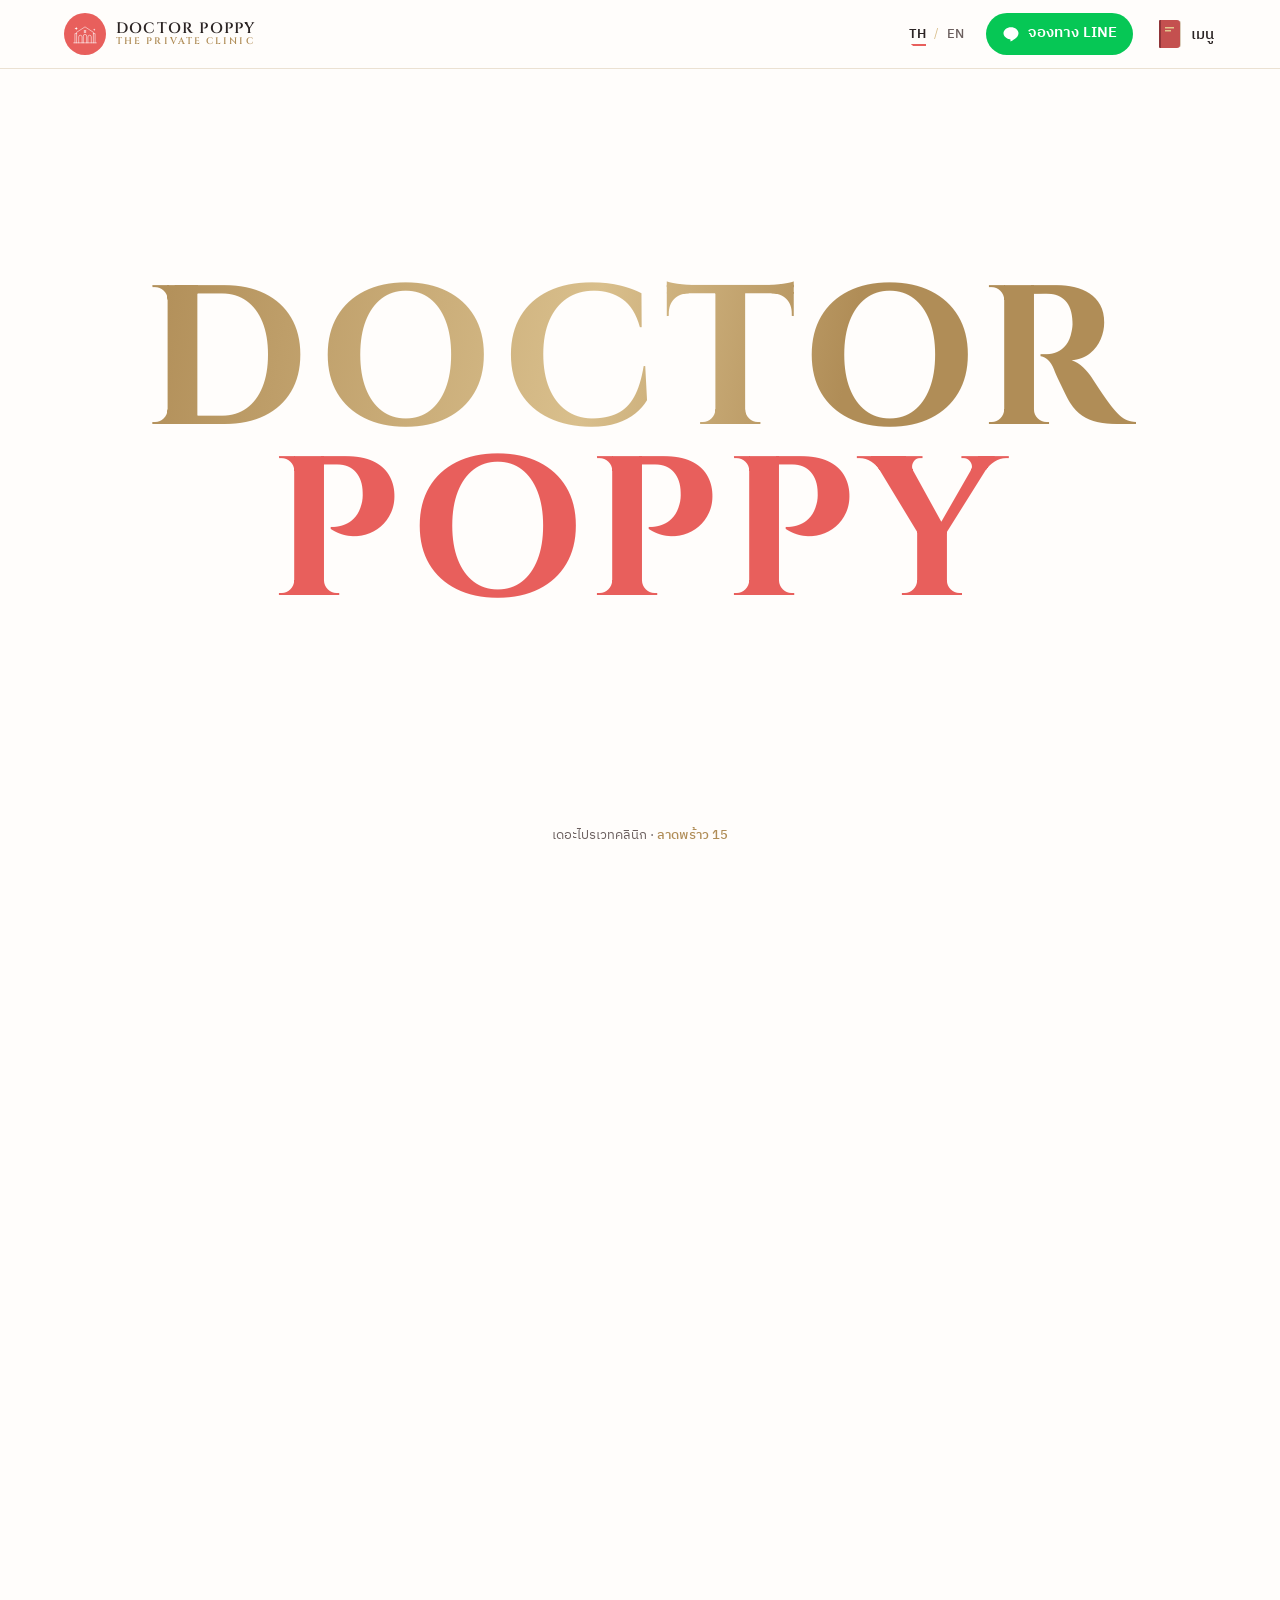
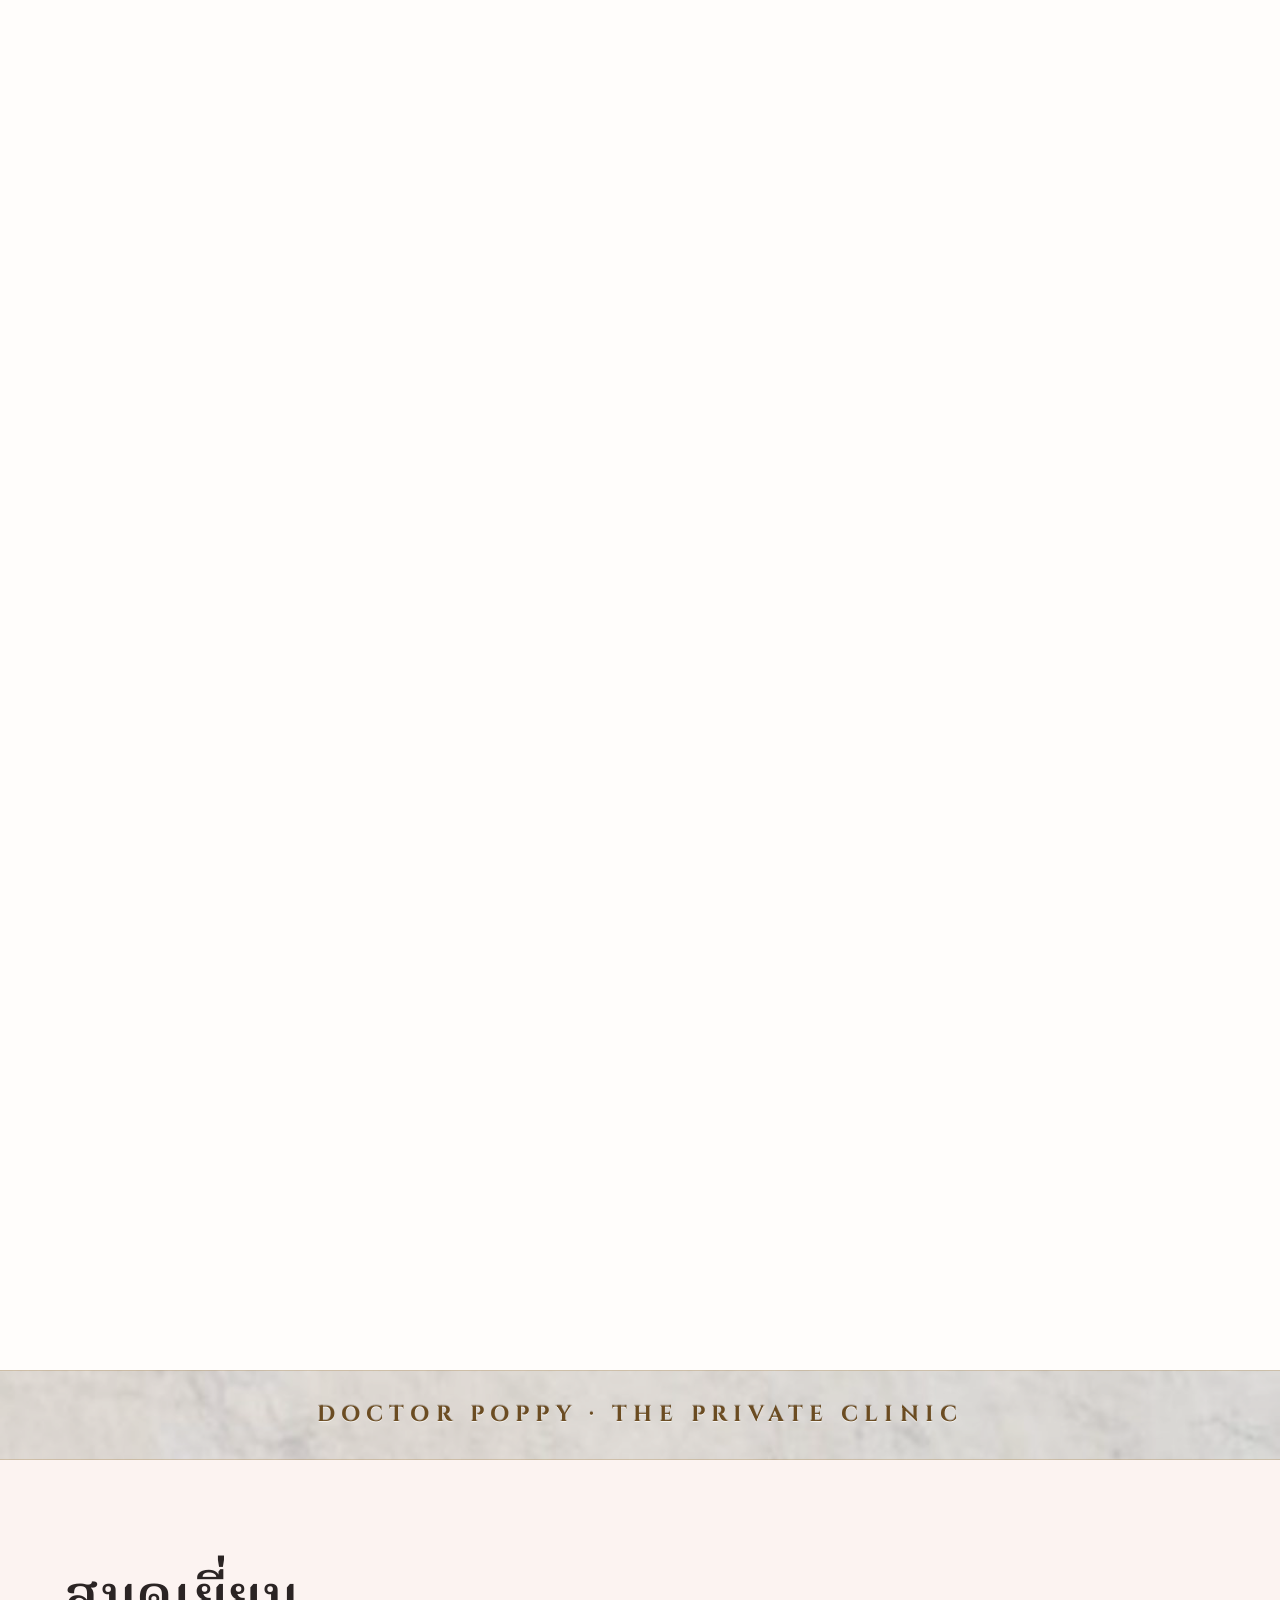
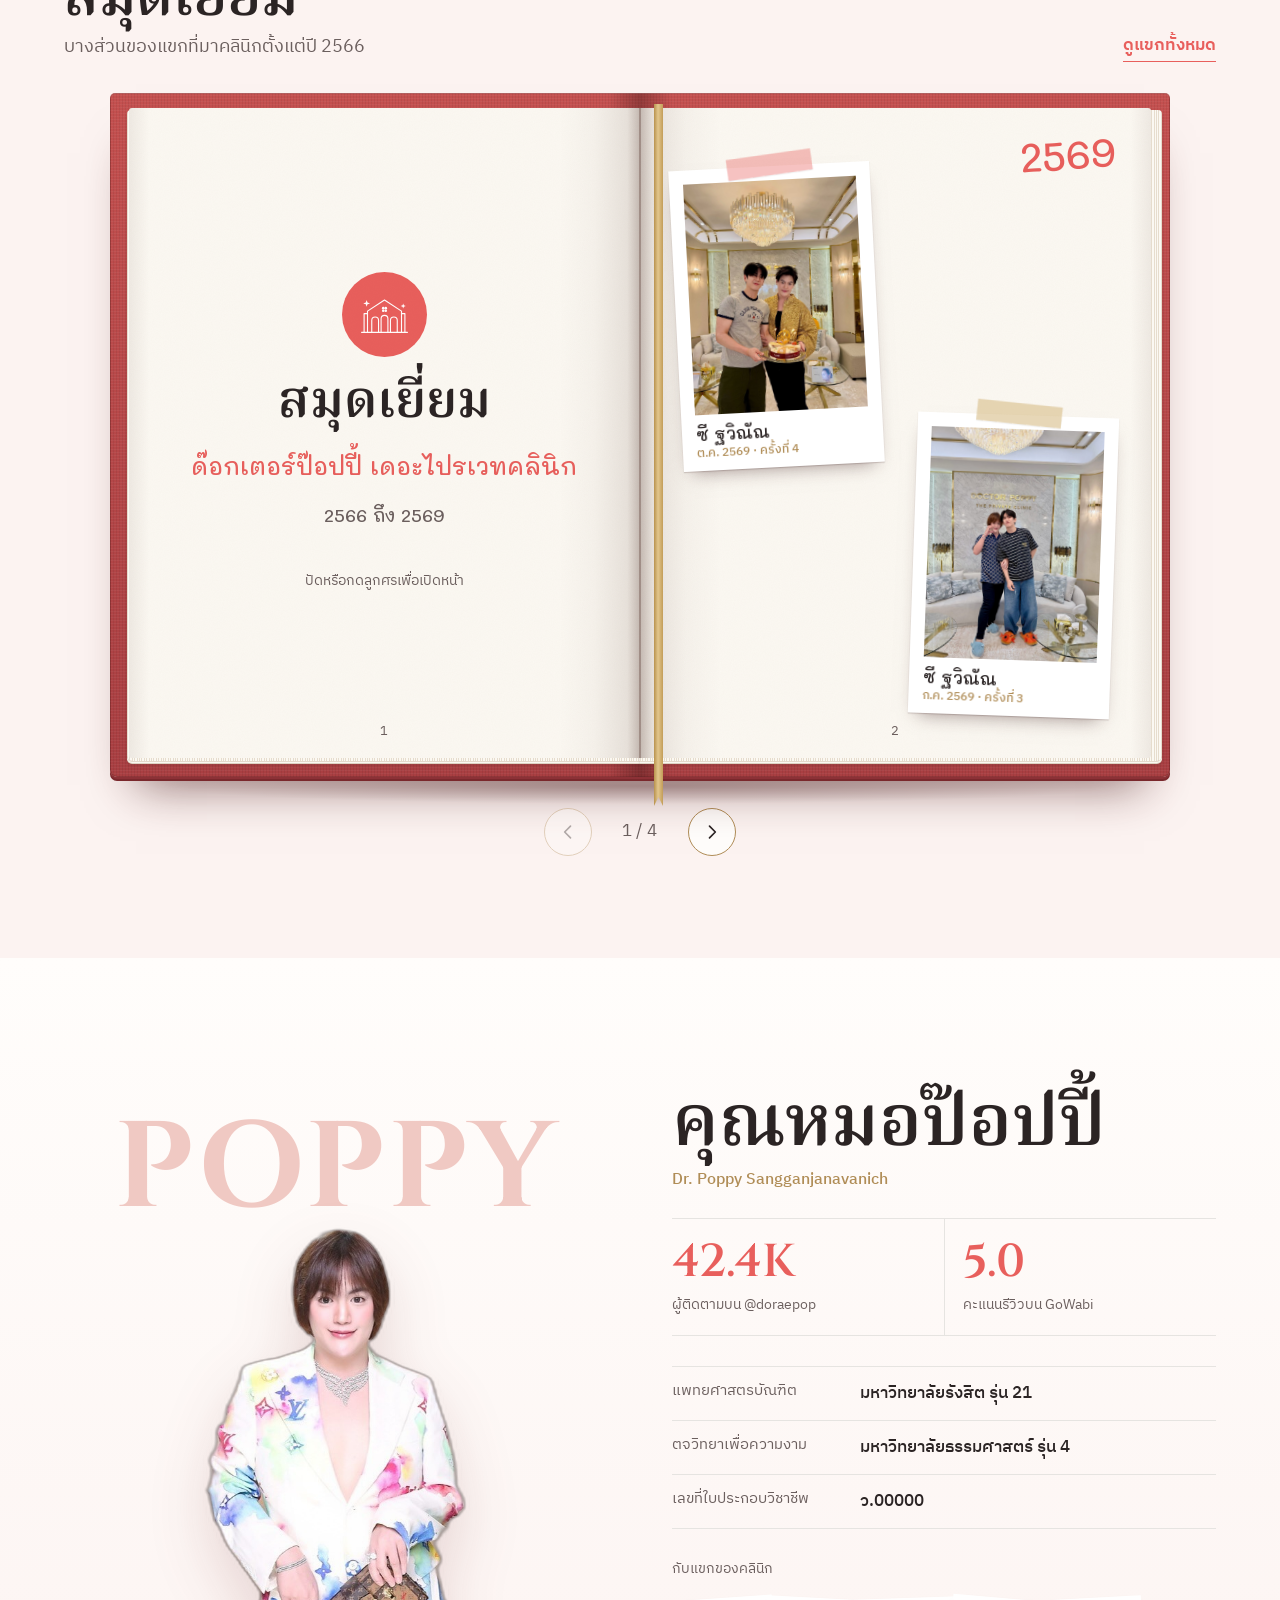
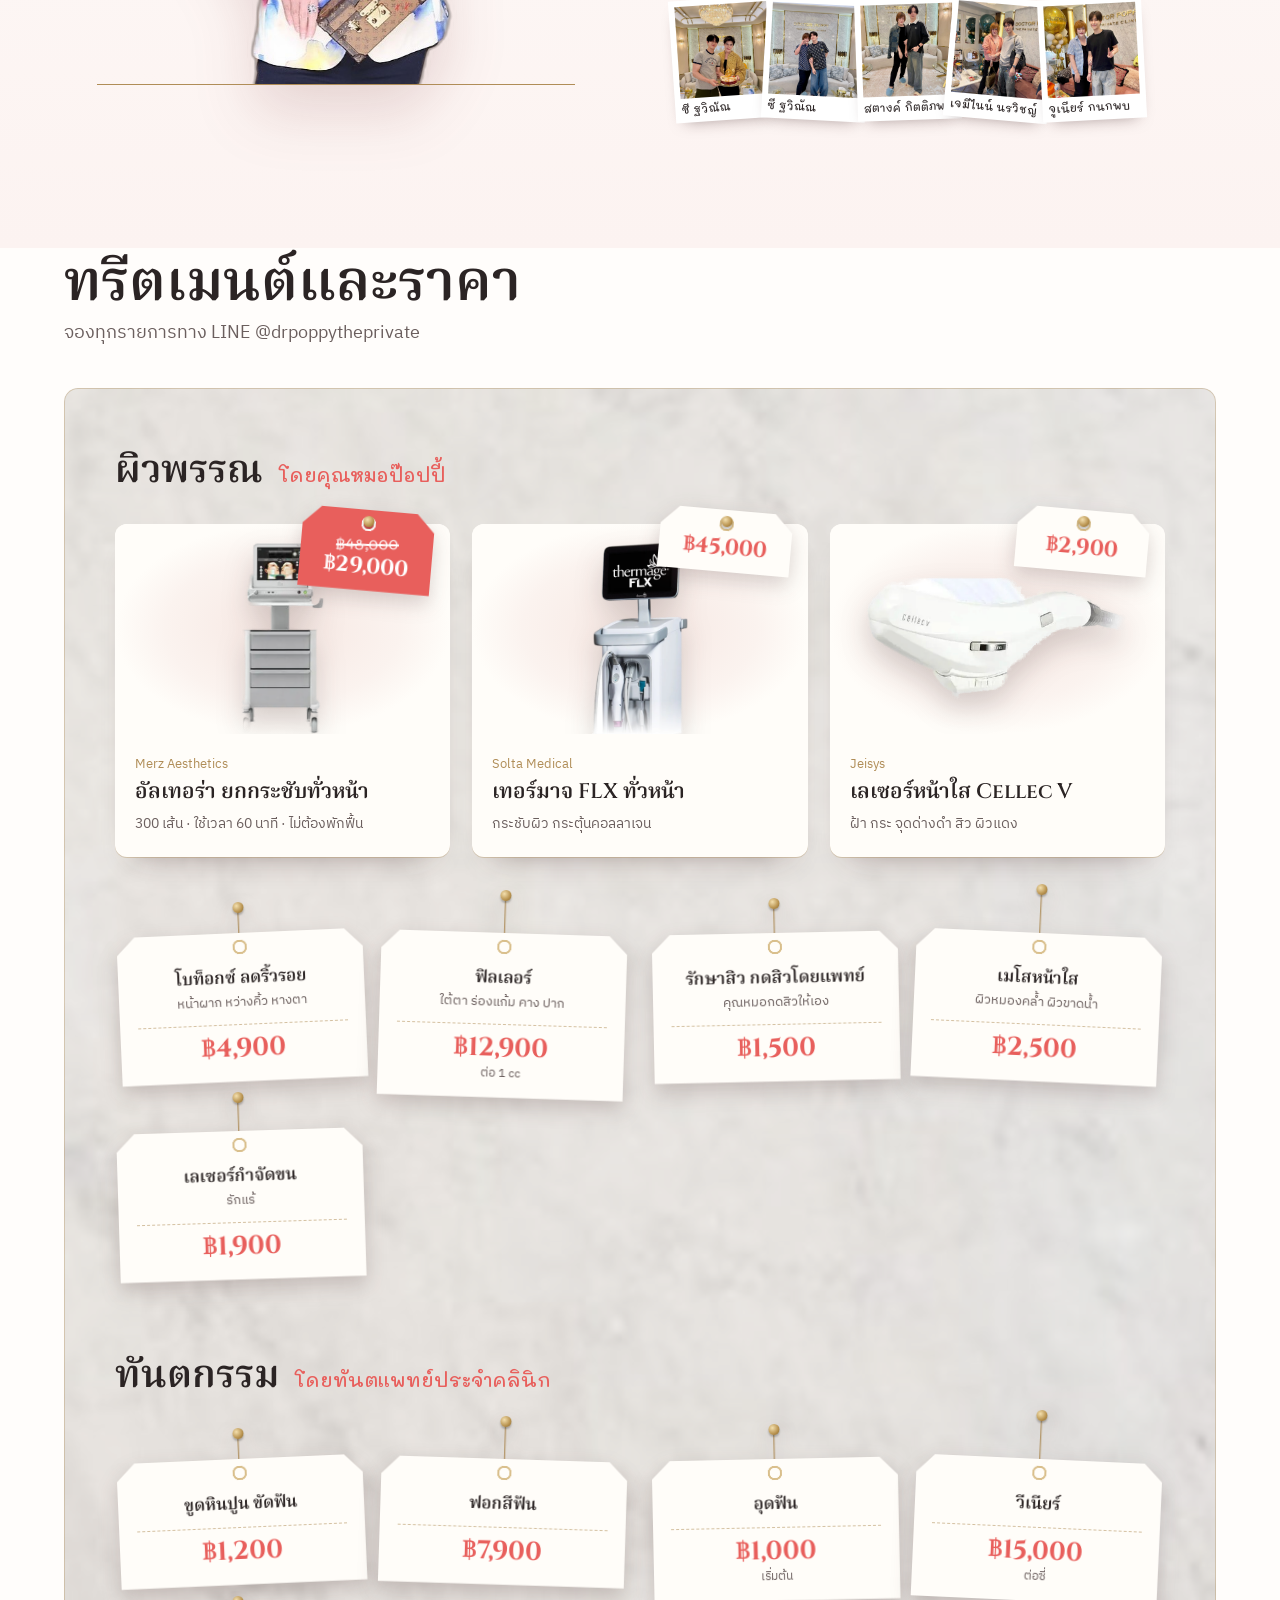
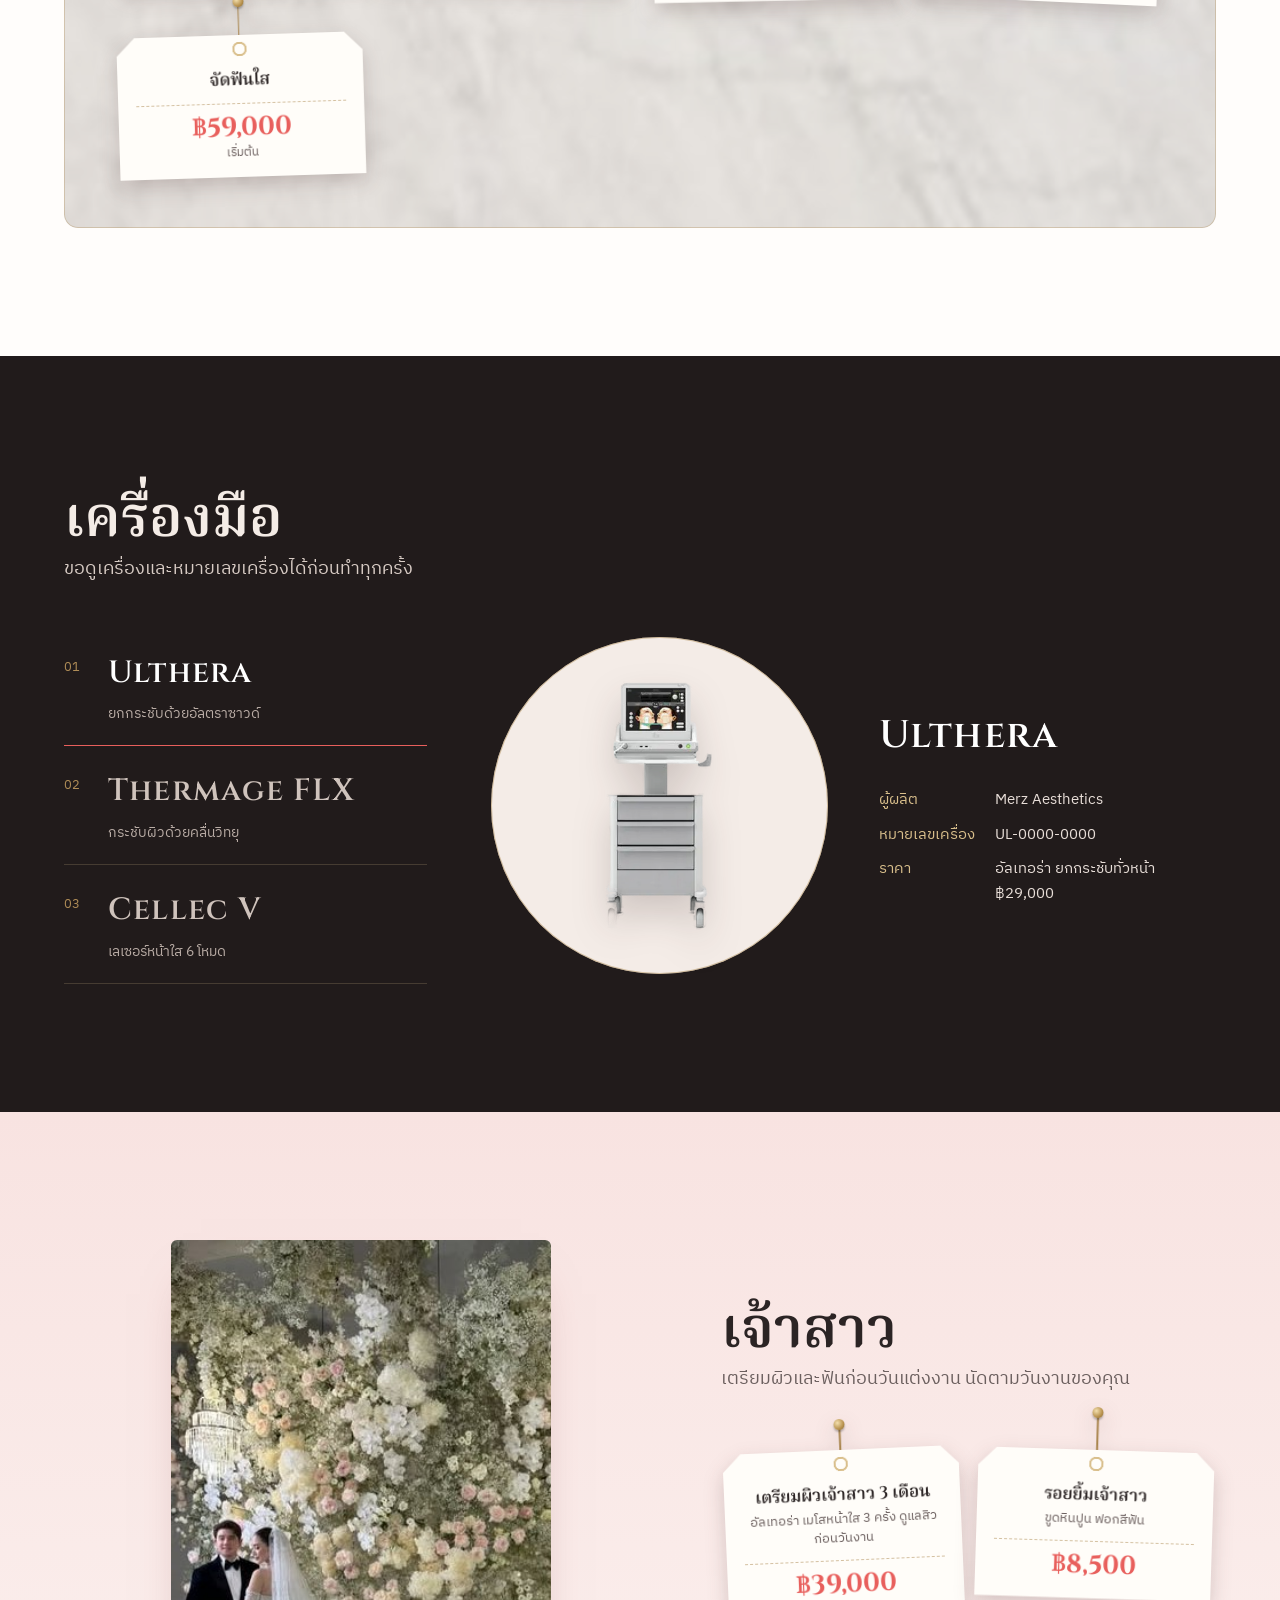
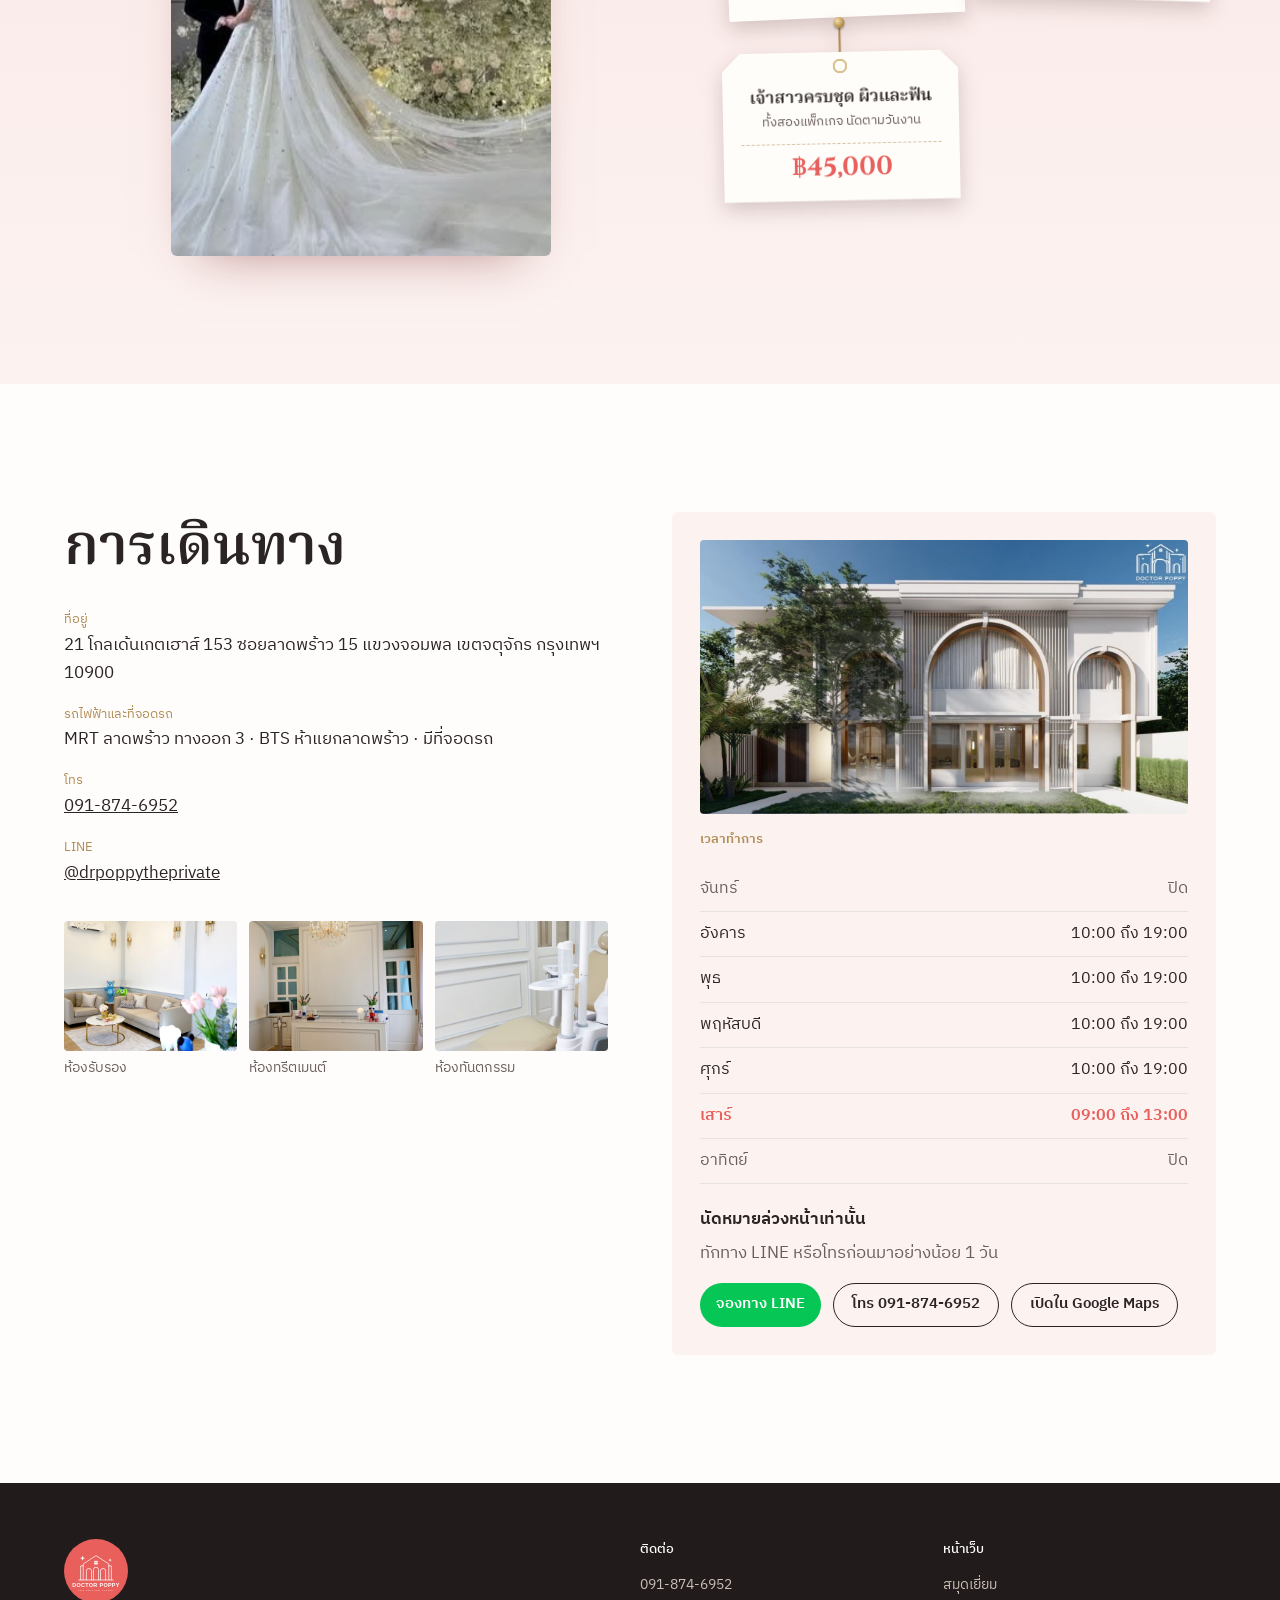
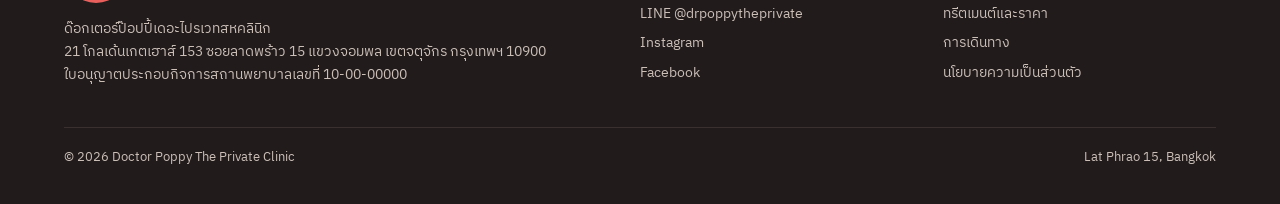
<file: index.html>
<!DOCTYPE html>
<html lang="th">
<head>
<meta charset="utf-8">
<meta name="viewport" content="width=device-width,initial-scale=1">
<meta name="robots" content="noindex, nofollow">
<title>Doctor Poppy The Private Clinic · คลินิกผิวพรรณและทันตกรรม ลาดพร้าว 15</title>
<meta name="description" content="ด๊อกเตอร์ป๊อปปี้เดอะไปรเวทสหคลินิก คลินิกผิวพรรณและทันตกรรม ซอยลาดพร้าว 15 ใกล้ MRT ลาดพร้าว ทางออก 3 อัลเทอร่าของแท้ นัดหมายล่วงหน้าทาง LINE @drpoppytheprivate">
<meta property="og:title" content="Doctor Poppy The Private Clinic">
<meta property="og:description" content="คลินิกผิวพรรณและทันตกรรม ลาดพร้าว 15 นัดหมายล่วงหน้าทาง LINE">
<meta property="og:image" content="assets/og.jpg">
<meta name="theme-color" content="#E85F5C">
<link rel="icon" href="assets/logo-mark.svg?v=20261126g" type="image/svg+xml">
<link rel="preload" href="fonts/cinzel-latin-700-normal.woff2" as="font" type="font/woff2" crossorigin>
<script>document.documentElement.classList.add("js")</script>
<link rel="stylesheet" href="css/site.css?v=20261126g">
<script type="application/ld+json">
{"@context":"https://schema.org","@type":"MedicalClinic","name":"Doctor Poppy The Private Clinic","alternateName":"ด๊อกเตอร์ป๊อปปี้เดอะไปรเวทสหคลินิก","telephone":"+66918746952","address":{"@type":"PostalAddress","streetAddress":"21 Golden Gate House, 153 Lat Phrao 15 Alley","addressLocality":"Chatuchak","addressRegion":"Bangkok","postalCode":"10900","addressCountry":"TH"},"medicalSpecialty":["Dermatology","Dentistry"],"sameAs":["https://www.instagram.com/doctorpoppytheprivate/","https://www.facebook.com/doctorpoppytheprivate/"],"openingHoursSpecification":[{"@type":"OpeningHoursSpecification","dayOfWeek":["Tuesday","Wednesday","Thursday","Friday"],"opens":"10:00","closes":"19:00"},{"@type":"OpeningHoursSpecification","dayOfWeek":"Saturday","opens":"09:00","closes":"13:00"}]}
</script>
</head>
<body>

<header class="top" id="top">
  <a class="brand" href="./"><img src="assets/logo-mark.svg?v=20261126g" alt="" width="42" height="42"><span>DOCTOR POPPY<small>THE PRIVATE CLINIC</small></span></a>
  <div class="lang" role="group" aria-label="Language"><button data-lang="th" aria-pressed="true">TH</button><span aria-hidden="true">/</span><button data-lang="en" aria-pressed="false">EN</button></div>
  <a class="btn-line" href="https://lin.ee/mCqmXqk" target="_blank" rel="noopener"><svg viewBox="0 0 24 24" fill="currentColor" aria-hidden="true"><path d="M12 3C6.5 3 2 6.6 2 11c0 3.9 3.6 7.2 8.4 7.9.3.1.8.2.9.5.1.3.1.7 0 1l-.1.9c0 .3-.2 1 .9.5s6-3.5 8.2-6C21.4 14.2 22 12.7 22 11c0-4.4-4.5-8-10-8Z"/></svg><span data-i18n="line">จองทาง LINE</span></a>
  <button class="menu-btn" aria-expanded="false" aria-controls="sheet"><span class="bars" aria-hidden="true"></span><span class="mini-book" aria-hidden="true"><i></i></span><span class="mb-l" data-i18n="menu">เมนู</span><span class="mb-c" data-i18n="close">ปิด</span></button>
</header>

<div class="sheet" id="sheet" hidden>
  <div class="toc">
    <p class="toc-h hand" data-i18n="toc">สารบัญ</p>
    <nav class="sheet-nav" aria-label="Menu">
      <a href="#guests" style="--r:-5deg;--d:0ms"><b>1</b><span data-i18n="nav.guests">สมุดเยี่ยม</span><i class="dots" aria-hidden="true"></i><figure aria-hidden="true"><img src="assets/guests/sea-tawinan-2026-07.jpg" alt=""></figure></a>
      <a href="#doctor" style="--r:4deg;--d:70ms"><b>2</b><span data-i18n="nav.doctor">คุณหมอป๊อปปี้</span><i class="dots" aria-hidden="true"></i><figure aria-hidden="true"><img src="assets/doctor/poppy.jpg" alt=""></figure></a>
      <a href="#treatments" style="--r:-3deg;--d:140ms"><b>3</b><span data-i18n="nav.treatments">ทรีตเมนต์และราคา</span><i class="dots" aria-hidden="true"></i><figure aria-hidden="true"><img src="assets/clinic/treatment-room.jpg" alt=""></figure></a>
      <a href="#machines" style="--r:5deg;--d:210ms"><b>4</b><span data-i18n="nav.machines">เครื่องมือ</span><i class="dots" aria-hidden="true"></i><figure aria-hidden="true"><img src="assets/machines/thermage-flx.png" class="on-cream" alt=""></figure></a>
      <a href="#brides" style="--r:-4deg;--d:280ms"><b>5</b><span data-i18n="nav.brides">เจ้าสาว</span><i class="dots" aria-hidden="true"></i><figure aria-hidden="true"><img src="assets/brides/bride-2026.jpg" alt=""></figure></a>
      <a href="#visit" style="--r:3deg;--d:350ms"><b>6</b><span data-i18n="nav.visit">การเดินทาง</span><i class="dots" aria-hidden="true"></i><figure aria-hidden="true"><img src="assets/clinic/building.jpg" alt=""></figure></a>
    </nav>
    <div class="sheet-foot">
      <p class="hand" data-i18n="sheet.hours">อังคาร ถึง ศุกร์ 10:00 ถึง 19:00 · เสาร์ 09:00 ถึง 13:00</p>
      <div class="btns"><a class="btn-line" href="https://lin.ee/mCqmXqk" target="_blank" rel="noopener"><span data-i18n="line">จองทาง LINE</span></a><a class="btn-ghost" href="tel:+66918746952">091-874-6952</a></div>
    </div>
  </div>
  <i class="board" aria-hidden="true"></i>
  <div class="cover"><div class="cv-front" aria-hidden="true"><span>DOCTOR POPPY<small>THE PRIVATE CLINIC</small></span></div><div class="cv-inside">
    <div class="toc-l">
      <figure class="toc-pv" id="tocPv" aria-hidden="true"><img src="assets/guests/sea-tawinan-2026-07.jpg" alt=""><figcaption class="hand" data-i18n="nav.guests">สมุดเยี่ยม</figcaption></figure>
      <div class="toc-foot">
        <p class="hand" data-i18n="sheet.hours">อังคาร ถึง ศุกร์ 10:00 ถึง 19:00 · เสาร์ 09:00 ถึง 13:00</p>
        <div class="btns"><a class="btn-line" href="https://lin.ee/mCqmXqk" target="_blank" rel="noopener"><span data-i18n="line">จองทาง LINE</span></a><a class="btn-ghost" href="tel:+66918746952">091-874-6952</a></div>
      </div>
    </div>
  </div></div>
</div>

<main>
  <section class="hero" aria-label="Doctor Poppy">
    <div class="hero-stick">
      <h1 class="sr">Doctor Poppy The Private Clinic</h1>
      <div class="word w1" aria-hidden="true"><span class="gild">DOCTOR</span></div>
      <div class="gap" id="gap"><div class="slides" id="slides"></div><div class="caption" id="gapCaption"></div></div>
      <div class="word w2" aria-hidden="true">POPPY</div>
      <div class="panels">
        <div class="panel"><div class="k" data-i18n="p.guests.k">สมุดเยี่ยม</div><div class="v" id="latestGuest"></div></div>
        <div class="panel"><div class="k" data-i18n="p.ulthera.k">อัลเทอร่า</div><div class="v">฿29,000<small data-i18n="p.ulthera.s">300 เส้น ทั่วหน้า</small></div></div>
        <div class="panel"><div class="k" data-i18n="p.clinic.k">คลินิก</div><div class="v" data-i18n="p.clinic.v">ผิวพรรณและทันตกรรม</div></div>
        <div class="panel"><div class="k" data-i18n="p.appt.k">นัดหมายล่วงหน้า</div><div class="v" data-i18n="p.appt.v">อังคาร ถึง เสาร์</div></div>
      </div>
      <p class="hero-sub" data-i18n-html="hero.sub">เดอะไปรเวทคลินิก · <b>ลาดพร้าว 15</b></p>
    </div>
  </section>

  <div class="wall" aria-hidden="true"><p>DOCTOR POPPY · THE PRIVATE CLINIC</p></div>

  <section class="guests" id="guests">
    <div class="gb-head reveal">
      <div><h2 data-i18n="guests.h">สมุดเยี่ยม</h2><p class="lead" id="guestSummary"></p></div>
      <a class="more" href="guestbook.html" data-i18n="guests.more">ดูแขกทั้งหมด</a>
    </div>
    <div class="book-wrap reveal">
      <div class="book" id="gbook" tabindex="0" aria-roledescription="book">
          <i class="stack l" aria-hidden="true"></i><i class="stack r" aria-hidden="true"></i><i class="gutter" aria-hidden="true"></i><i class="ribbon" aria-hidden="true"></i>
        <div class="page left" id="pgL"></div>
        <div class="page right" id="pgR"></div>
      </div>
      <div class="book-nav">
        <button type="button" id="bkPrev" data-i18n-aria="prev" aria-label="ก่อนหน้า"><svg viewBox="0 0 24 24" aria-hidden="true"><path d="M15 5l-7 7 7 7"/></svg></button>
        <span id="bkCount"></span>
        <button type="button" id="bkNext" data-i18n-aria="next" aria-label="ถัดไป"><svg viewBox="0 0 24 24" aria-hidden="true"><path d="M9 5l7 7-7 7"/></svg></button>
      </div>
    </div>
  </section>

  <section id="doctor" class="doc2">
    <div class="doc2-grid">
      <div class="doc2-stage reveal">
        <p class="doc2-giant" aria-hidden="true">POPPY</p>
        <img class="doc2-cut" src="assets/doctor/poppy-cutout.png" alt="Dr. Poppy Sangganjanavanich" width="394" height="666" loading="lazy">
      </div>
      <div class="doc2-text">
        <p class="doc-name reveal"><span data-i18n="doctor.h">คุณหมอป๊อปปี้</span><small>Dr. Poppy Sangganjanavanich</small></p>
        <ul class="stats reveal">
          <li><b data-count="42.4" data-dec="1" data-suffix="K">0</b><span data-i18n="doctor.s1">ผู้ติดตามบน @doraepop</span></li>
          <li><b data-count="5.0" data-dec="1">0</b><span data-i18n="doctor.s2">คะแนนรีวิวบน GoWabi</span></li>
        </ul>
        <dl class="facts reveal">
          <div><dt data-i18n="doctor.md">แพทยศาสตรบัณฑิต</dt><dd data-i18n="doctor.md.v"></dd></div>
          <div><dt data-i18n="doctor.derm">ตจวิทยาเพื่อความงาม</dt><dd data-i18n="doctor.derm.v"></dd></div>
          <div><dt data-i18n="doctor.licence">เลขที่ใบประกอบวิชาชีพ</dt><dd data-i18n="doctor.licence.v">ว.00000</dd></div>
        </dl>
        <div class="with reveal"><p data-i18n="doctor.with">กับแขกของคลินิก</p><div class="with-fan" id="withRow"></div></div>
      </div>
    </div>
  </section>

  <section id="treatments" style="padding-top:0">
    <div class="marquee-head reveal"><div><h2 data-i18n="tr.h">ทรีตเมนต์และราคา</h2><p class="lead" data-i18n="tr.lead">จองได้ทุกรายการทาง LINE @drpoppytheprivate</p></div></div>
    <div class="price-wall reveal">
      <div class="pw-group">
        <div class="pw-head"><h3 data-i18n="tr.skin">ผิวพรรณ</h3><p class="hand" data-i18n="tr.skin.tag">โดยคุณหมอป๊อปปี้</p></div>
        <div class="feats" id="skinFeat"></div>
        <div class="ptags" id="skinList"></div>
      </div>
      <div class="pw-group">
        <div class="pw-head"><h3 data-i18n="tr.dental">ทันตกรรม</h3><p class="hand" data-i18n="tr.dental.tag">โดยทันตแพทย์ประจำคลินิก</p></div>
        <div class="ptags" id="dentalList"></div>
      </div>
    </div>
  </section>

  <section class="machines" id="machines">
    <div class="mc-head reveal"><h2 data-i18n="mc.h">เครื่องมือ</h2><p class="lead" data-i18n="mc.lead"></p></div>
    <div class="showroom reveal">
      <div class="mc-tabs" role="tablist" id="mcTabs" aria-label="Machines"></div>
      <div class="stage" id="mcStage" role="tabpanel"></div>
    </div>
  </section>

  <section class="brides" id="brides">
    <img class="bride-img reveal" src="assets/brides/bride-2026.jpg" alt="" width="332" height="538" loading="lazy">
    <div class="reveal">
      <h2 data-i18n="br.h">เจ้าสาว</h2>
      <p class="lead" data-i18n="br.lead">เตรียมผิวและรอยยิ้มก่อนวันแต่งงาน นัดตามวันงานของคุณ</p>
      <div class="ptags bride-tags" id="brideList"></div>
    </div>
  </section>

  <section id="visit">
    <div class="visit reveal">
      <div>
        <h2 data-i18n="vi.h">การเดินทาง</h2>
        <dl>
          <div><dt data-i18n="vi.addr">ที่อยู่</dt><dd data-i18n="vi.addr.v"></dd></div>
          <div><dt data-i18n="vi.transit">รถไฟฟ้าและที่จอดรถ</dt><dd data-i18n="vi.transit.v"></dd></div>
          <div><dt data-i18n="vi.phone">โทร</dt><dd><a href="tel:+66918746952">091-874-6952</a></dd></div>
          <div><dt>LINE</dt><dd><a href="https://lin.ee/mCqmXqk" target="_blank" rel="noopener">@drpoppytheprivate</a></dd></div>
        </dl>
        <div class="rooms">
          <figure><img src="assets/clinic/lounge.jpg" alt="" loading="lazy" width="1366" height="748"><figcaption data-i18n="room.lounge">ห้องรับรอง</figcaption></figure>
          <figure><img src="assets/clinic/treatment-room.jpg" alt="" loading="lazy" width="1366" height="748"><figcaption data-i18n="room.skin">ห้องทรีตเมนต์</figcaption></figure>
          <figure><img src="assets/clinic/dental-room.jpg" alt="" loading="lazy" width="1366" height="748"><figcaption data-i18n="room.dental">ห้องทันตกรรม</figcaption></figure>
        </div>
      </div>
      <div class="map-card"><img class="visit-img" src="assets/clinic/building.jpg" alt="Doctor Poppy The Private Clinic" loading="lazy" width="1366" height="748">
        <h3 class="kicker" style="margin:0" data-i18n="vi.hours">เวลาทำการ</h3>
        <table class="hours" id="hours"></table>
        <p style="font-weight:600;margin-top:6px" data-i18n="vi.appt.h">นัดหมายล่วงหน้าเท่านั้น</p>
        <p style="color:var(--ink-soft);margin-top:-10px" data-i18n="vi.appt.lead">ทักทาง LINE หรือโทรก่อนมาอย่างน้อย 1 วัน</p>
        <div class="btns">
          <a class="btn-line" href="https://lin.ee/mCqmXqk" target="_blank" rel="noopener"><span data-i18n="line">จองทาง LINE</span></a>
          <a class="btn-ghost" href="tel:+66918746952" data-i18n="vi.call">โทร 091-874-6952</a>
          <a class="btn-ghost" href="https://www.google.com/maps/search/?api=1&query=Doctor+Poppy+The+Private+Clinic+Lat+Phrao+15" target="_blank" rel="noopener" data-i18n="vi.maps">เปิดใน Google Maps</a>
        </div>
      </div>
    </div>
  </section>
</main>

<dialog class="lb" id="lb">
  <button class="lb-x" id="lbClose" aria-label="Close">×</button>
  <img id="lbImg" alt="">
  <div class="lb-cap"><b id="lbName"></b><span id="lbDate"></span><a id="lbSrc" target="_blank" rel="noopener" data-i18n="lb.src">ดูโพสต์ต้นฉบับบน Instagram</a></div>
</dialog>

<footer>
  <div class="cols">
    <div>
      <img src="assets/logo.svg?v=20261126g" alt="Doctor Poppy The Private Clinic" width="64" height="64">
      <p data-i18n="ft.name">ด๊อกเตอร์ป๊อปปี้เดอะไปรเวทสหคลินิก</p>
      <p data-i18n="vi.addr.v"></p>
      <p data-i18n="ft.licence"></p>
    </div>
    <div>
      <h4 data-i18n="ft.contact">ติดต่อ</h4>
      <a href="tel:+66918746952">091-874-6952</a>
      <a href="https://lin.ee/mCqmXqk" target="_blank" rel="noopener">LINE @drpoppytheprivate</a>
      <a href="https://www.instagram.com/doctorpoppytheprivate/" target="_blank" rel="noopener">Instagram</a>
      <a href="https://www.facebook.com/doctorpoppytheprivate/" target="_blank" rel="noopener">Facebook</a>
    </div>
    <div>
      <h4 data-i18n="ft.site">หน้าเว็บ</h4>
      <a href="guestbook.html" data-i18n="nav.guests">สมุดเยี่ยม</a>
      <a href="#treatments" data-i18n="nav.treatments">ทรีตเมนต์และราคา</a>
      <a href="#visit" data-i18n="nav.visit">การเดินทาง</a>
      <a href="privacy.html" data-i18n="ft.privacy">นโยบายความเป็นส่วนตัว</a>
    </div>
  </div>
  <div class="legal"><span>© 2026 Doctor Poppy The Private Clinic</span><span>Lat Phrao 15, Bangkok</span></div>
</footer>

<a class="btn-line float-line" href="https://lin.ee/mCqmXqk" target="_blank" rel="noopener"><span data-i18n="line">จองทาง LINE</span></a>

<script src="js/i18n.js?v=20261126g"></script>
<script src="data/guests.js?v=20261126g"></script>
<script src="data/treatments.js?v=20261126g"></script>
<script src="js/site.js?v=20261126g"></script>
</body>
</html>
</file>
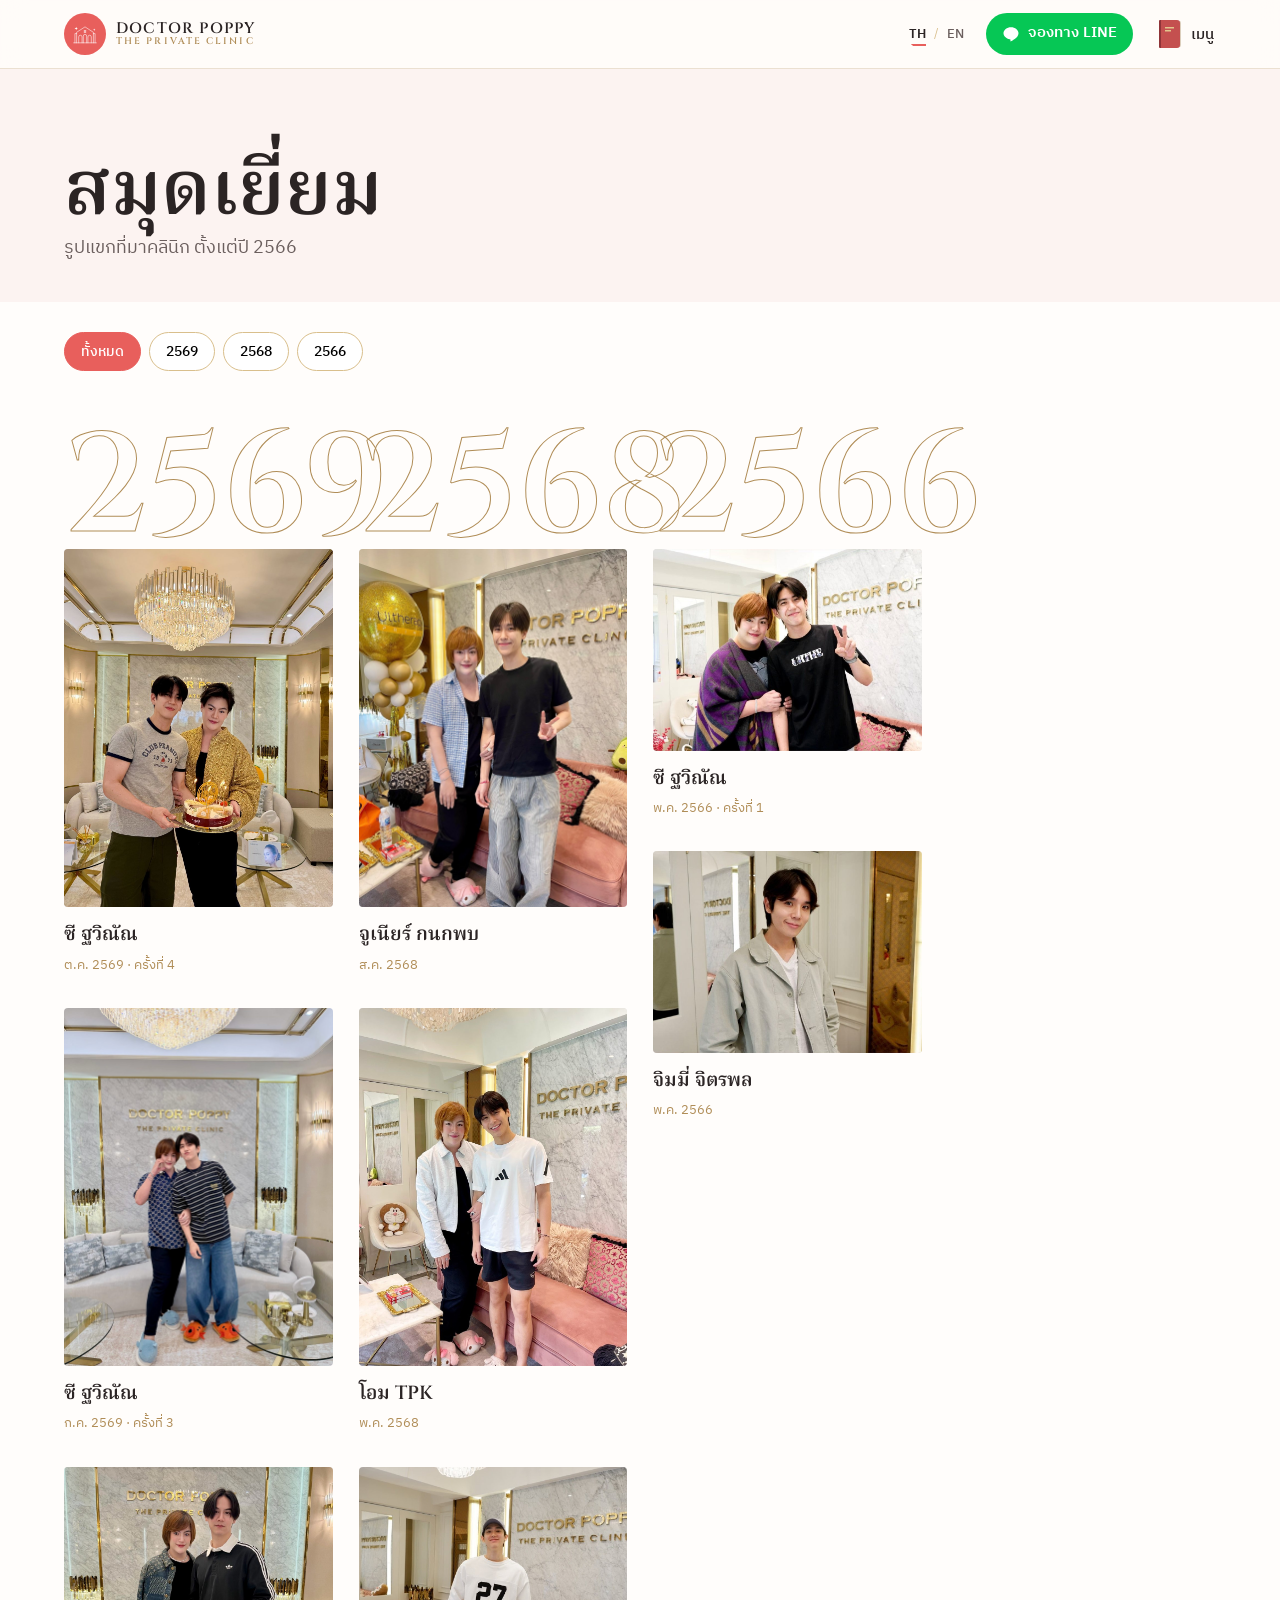
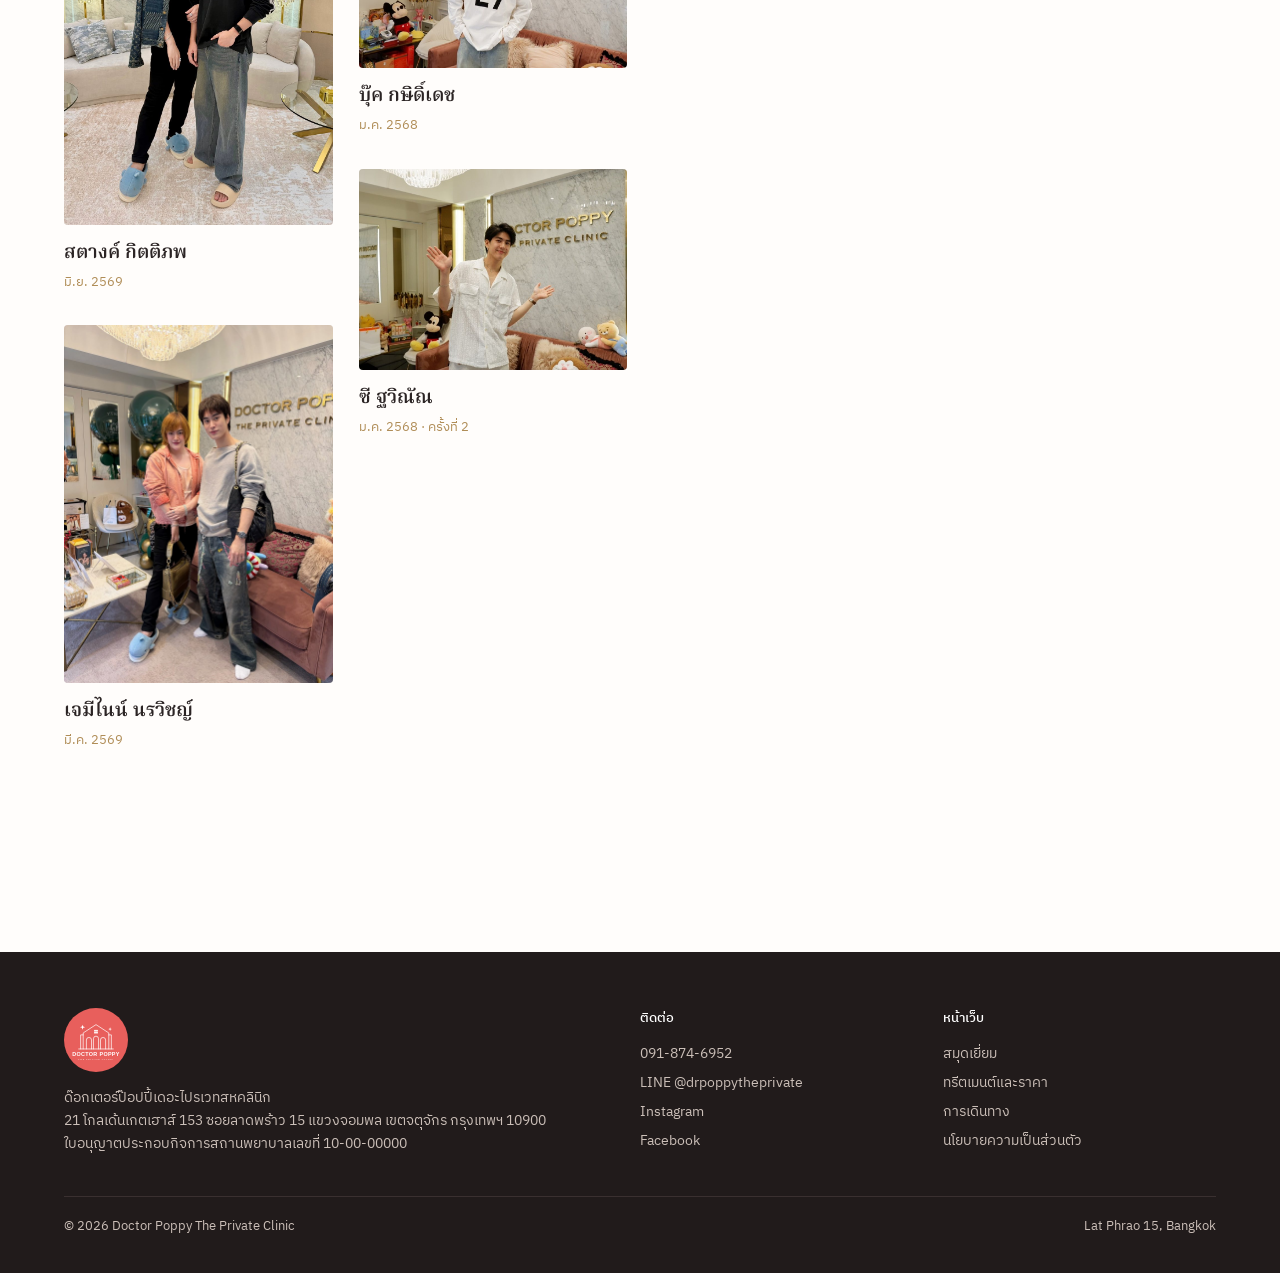
<file: guestbook.html>
<!DOCTYPE html>
<html lang="th">
<head>
<meta charset="utf-8">
<meta name="viewport" content="width=device-width,initial-scale=1">
<meta name="robots" content="noindex, nofollow">
<title>สมุดเยี่ยม · Doctor Poppy The Private Clinic</title>
<meta name="description" content="สมุดเยี่ยมของ ด๊อกเตอร์ป๊อปปี้เดอะไปรเวทสหคลินิก แขกที่มาคลินิกที่ลาดพร้าว 15 เรียงตามวันที่มา">
<meta property="og:title" content="Doctor Poppy The Private Clinic">
<meta property="og:description" content="คลินิกผิวพรรณและทันตกรรม ลาดพร้าว 15 นัดหมายล่วงหน้าทาง LINE">
<meta property="og:image" content="assets/og.jpg">
<meta name="theme-color" content="#E85F5C">
<link rel="icon" href="assets/logo-mark.svg?v=20261126g" type="image/svg+xml">
<link rel="preload" href="fonts/cinzel-latin-700-normal.woff2" as="font" type="font/woff2" crossorigin>
<script>document.documentElement.classList.add("js")</script>
<link rel="stylesheet" href="css/site.css?v=20261126g">
<script type="application/ld+json">
{"@context":"https://schema.org","@type":"MedicalClinic","name":"Doctor Poppy The Private Clinic","alternateName":"ด๊อกเตอร์ป๊อปปี้เดอะไปรเวทสหคลินิก","telephone":"+66918746952","address":{"@type":"PostalAddress","streetAddress":"21 Golden Gate House, 153 Lat Phrao 15 Alley","addressLocality":"Chatuchak","addressRegion":"Bangkok","postalCode":"10900","addressCountry":"TH"},"medicalSpecialty":["Dermatology","Dentistry"],"sameAs":["https://www.instagram.com/doctorpoppytheprivate/","https://www.facebook.com/doctorpoppytheprivate/"],"openingHoursSpecification":[{"@type":"OpeningHoursSpecification","dayOfWeek":["Tuesday","Wednesday","Thursday","Friday"],"opens":"10:00","closes":"19:00"},{"@type":"OpeningHoursSpecification","dayOfWeek":"Saturday","opens":"09:00","closes":"13:00"}]}
</script>
</head>
<body>

<header class="top" id="top">
  <a class="brand" href="./"><img src="assets/logo-mark.svg?v=20261126g" alt="" width="42" height="42"><span>DOCTOR POPPY<small>THE PRIVATE CLINIC</small></span></a>
  <div class="lang" role="group" aria-label="Language"><button data-lang="th" aria-pressed="true">TH</button><span aria-hidden="true">/</span><button data-lang="en" aria-pressed="false">EN</button></div>
  <a class="btn-line" href="https://lin.ee/mCqmXqk" target="_blank" rel="noopener"><svg viewBox="0 0 24 24" fill="currentColor" aria-hidden="true"><path d="M12 3C6.5 3 2 6.6 2 11c0 3.9 3.6 7.2 8.4 7.9.3.1.8.2.9.5.1.3.1.7 0 1l-.1.9c0 .3-.2 1 .9.5s6-3.5 8.2-6C21.4 14.2 22 12.7 22 11c0-4.4-4.5-8-10-8Z"/></svg><span data-i18n="line">จองทาง LINE</span></a>
  <button class="menu-btn" aria-expanded="false" aria-controls="sheet"><span class="bars" aria-hidden="true"></span><span class="mini-book" aria-hidden="true"><i></i></span><span class="mb-l" data-i18n="menu">เมนู</span><span class="mb-c" data-i18n="close">ปิด</span></button>
</header>

<div class="sheet" id="sheet" hidden>
  <div class="toc">
    <p class="toc-h hand" data-i18n="toc">สารบัญ</p>
    <nav class="sheet-nav" aria-label="Menu">
      <a href="index.html#guests" style="--r:-5deg;--d:0ms"><b>1</b><span data-i18n="nav.guests">สมุดเยี่ยม</span><i class="dots" aria-hidden="true"></i><figure aria-hidden="true"><img src="assets/guests/sea-tawinan-2026-07.jpg" alt=""></figure></a>
      <a href="index.html#doctor" style="--r:4deg;--d:70ms"><b>2</b><span data-i18n="nav.doctor">คุณหมอป๊อปปี้</span><i class="dots" aria-hidden="true"></i><figure aria-hidden="true"><img src="assets/doctor/poppy.jpg" alt=""></figure></a>
      <a href="index.html#treatments" style="--r:-3deg;--d:140ms"><b>3</b><span data-i18n="nav.treatments">ทรีตเมนต์และราคา</span><i class="dots" aria-hidden="true"></i><figure aria-hidden="true"><img src="assets/clinic/treatment-room.jpg" alt=""></figure></a>
      <a href="index.html#machines" style="--r:5deg;--d:210ms"><b>4</b><span data-i18n="nav.machines">เครื่องมือ</span><i class="dots" aria-hidden="true"></i><figure aria-hidden="true"><img src="assets/machines/thermage-flx.png" class="on-cream" alt=""></figure></a>
      <a href="index.html#brides" style="--r:-4deg;--d:280ms"><b>5</b><span data-i18n="nav.brides">เจ้าสาว</span><i class="dots" aria-hidden="true"></i><figure aria-hidden="true"><img src="assets/brides/bride-2026.jpg" alt=""></figure></a>
      <a href="index.html#visit" style="--r:3deg;--d:350ms"><b>6</b><span data-i18n="nav.visit">การเดินทาง</span><i class="dots" aria-hidden="true"></i><figure aria-hidden="true"><img src="assets/clinic/building.jpg" alt=""></figure></a>
    </nav>
    <div class="sheet-foot">
      <p class="hand" data-i18n="sheet.hours">อังคาร ถึง ศุกร์ 10:00 ถึง 19:00 · เสาร์ 09:00 ถึง 13:00</p>
      <div class="btns"><a class="btn-line" href="https://lin.ee/mCqmXqk" target="_blank" rel="noopener"><span data-i18n="line">จองทาง LINE</span></a><a class="btn-ghost" href="tel:+66918746952">091-874-6952</a></div>
    </div>
  </div>
  <i class="board" aria-hidden="true"></i>
  <div class="cover"><div class="cv-front" aria-hidden="true"><span>DOCTOR POPPY<small>THE PRIVATE CLINIC</small></span></div><div class="cv-inside">
    <div class="toc-l">
      <figure class="toc-pv" id="tocPv" aria-hidden="true"><img src="assets/guests/sea-tawinan-2026-07.jpg" alt=""><figcaption class="hand" data-i18n="nav.guests">สมุดเยี่ยม</figcaption></figure>
      <div class="toc-foot">
        <p class="hand" data-i18n="sheet.hours">อังคาร ถึง ศุกร์ 10:00 ถึง 19:00 · เสาร์ 09:00 ถึง 13:00</p>
        <div class="btns"><a class="btn-line" href="https://lin.ee/mCqmXqk" target="_blank" rel="noopener"><span data-i18n="line">จองทาง LINE</span></a><a class="btn-ghost" href="tel:+66918746952">091-874-6952</a></div>
      </div>
    </div>
  </div></div>
</div>

<main>
  <section class="page-head">
    <h1 class="gb-title" data-i18n="gb.h">สมุดเยี่ยม</h1>
    <p class="lead" data-i18n="gb.lead"></p>
  </section>
  <section style="padding-top:30px">
    <div class="years" id="years"></div>
    <div id="book"></div>
  </section>
</main>

<dialog class="lb" id="lb">
  <button class="lb-x" id="lbClose" aria-label="Close">×</button>
  <img id="lbImg" alt="">
  <div class="lb-cap"><b id="lbName"></b><span id="lbDate"></span><a id="lbSrc" target="_blank" rel="noopener" data-i18n="lb.src">ดูโพสต์ต้นฉบับบน Instagram</a></div>
</dialog>

<footer>
  <div class="cols">
    <div>
      <img src="assets/logo.svg?v=20261126g" alt="Doctor Poppy The Private Clinic" width="64" height="64">
      <p data-i18n="ft.name">ด๊อกเตอร์ป๊อปปี้เดอะไปรเวทสหคลินิก</p>
      <p data-i18n="vi.addr.v"></p>
      <p data-i18n="ft.licence"></p>
    </div>
    <div>
      <h4 data-i18n="ft.contact">ติดต่อ</h4>
      <a href="tel:+66918746952">091-874-6952</a>
      <a href="https://lin.ee/mCqmXqk" target="_blank" rel="noopener">LINE @drpoppytheprivate</a>
      <a href="https://www.instagram.com/doctorpoppytheprivate/" target="_blank" rel="noopener">Instagram</a>
      <a href="https://www.facebook.com/doctorpoppytheprivate/" target="_blank" rel="noopener">Facebook</a>
    </div>
    <div>
      <h4 data-i18n="ft.site">หน้าเว็บ</h4>
      <a href="guestbook.html" data-i18n="nav.guests">สมุดเยี่ยม</a>
      <a href="index.html#treatments" data-i18n="nav.treatments">ทรีตเมนต์และราคา</a>
      <a href="index.html#visit" data-i18n="nav.visit">การเดินทาง</a>
      <a href="privacy.html" data-i18n="ft.privacy">นโยบายความเป็นส่วนตัว</a>
    </div>
  </div>
  <div class="legal"><span>© 2026 Doctor Poppy The Private Clinic</span><span>Lat Phrao 15, Bangkok</span></div>
</footer>

<a class="btn-line float-line" href="https://lin.ee/mCqmXqk" target="_blank" rel="noopener"><span data-i18n="line">จองทาง LINE</span></a>

<script src="js/i18n.js?v=20261126g"></script>
<script src="data/guests.js?v=20261126g"></script>
<script src="data/treatments.js?v=20261126g"></script>
<script src="js/site.js?v=20261126g"></script>
</body>
</html>
</file>
<file: css/site.css>
@font-face{font-family:"Cinzel";src:url(../fonts/cinzel-latin-500-normal.woff2) format("woff2");font-weight:500;font-display:swap}
@font-face{font-family:"Cinzel";src:url(../fonts/cinzel-latin-600-normal.woff2) format("woff2");font-weight:600;font-display:swap}
@font-face{font-family:"Cinzel";src:url(../fonts/cinzel-latin-700-normal.woff2) format("woff2");font-weight:700;font-display:swap}
@font-face{font-family:"Plex Thai";src:url(../fonts/ibm-plex-sans-thai-thai-400-normal.woff2) format("woff2");font-weight:400;font-display:swap;unicode-range:U+0E01-0E5B,U+200C-200D,U+25CC}
@font-face{font-family:"Plex Thai";src:url(../fonts/ibm-plex-sans-thai-latin-400-normal.woff2) format("woff2");font-weight:400;font-display:swap}
@font-face{font-family:"Plex Thai";src:url(../fonts/ibm-plex-sans-thai-thai-500-normal.woff2) format("woff2");font-weight:500;font-display:swap;unicode-range:U+0E01-0E5B,U+200C-200D,U+25CC}
@font-face{font-family:"Plex Thai";src:url(../fonts/ibm-plex-sans-thai-latin-500-normal.woff2) format("woff2");font-weight:500;font-display:swap}
@font-face{font-family:"Plex Thai";src:url(../fonts/ibm-plex-sans-thai-thai-600-normal.woff2) format("woff2");font-weight:600;font-display:swap;unicode-range:U+0E01-0E5B,U+200C-200D,U+25CC}
@font-face{font-family:"Plex Thai";src:url(../fonts/ibm-plex-sans-thai-latin-600-normal.woff2) format("woff2");font-weight:600;font-display:swap}
@font-face{font-family:"Serif Thai";src:url(../fonts/noto-serif-thai-thai-500-normal.woff2) format("woff2");font-weight:500;font-display:swap;unicode-range:U+0E01-0E5B,U+200C-200D,U+25CC}
@font-face{font-family:"Serif Thai";src:url(../fonts/noto-serif-thai-thai-600-normal.woff2) format("woff2");font-weight:600;font-display:swap;unicode-range:U+0E01-0E5B,U+200C-200D,U+25CC}

:root{
  --coral:#E85F5C; --coral-deep:#C94643; --blush:#F8E3E1; --blush-soft:#FCF3F1;
  --gold:#B08D57; --gold-light:#D9BF8C; --ink:#2B2424; --ink-soft:#6B5F5E;
  --marble:#E6E4E1; --white:#FFFDFB;
  --display:"Cinzel","Serif Thai",Georgia,serif;
  --body:"Plex Thai",system-ui,sans-serif;
  --pad:clamp(20px,5vw,64px);
  --radius:6px;
}
*{box-sizing:border-box;margin:0}
html{scroll-behavior:smooth}
body{font-family:var(--body);color:var(--ink);background:var(--white);line-height:1.65;font-size:16.5px;-webkit-font-smoothing:antialiased}
img{display:block;max-width:100%;height:auto}
a{color:inherit}
:focus-visible{outline:2px solid var(--coral);outline-offset:3px}
.sr{position:absolute;width:1px;height:1px;overflow:hidden;clip:rect(0 0 0 0)}

/* Header: hides on scroll down, returns on scroll up */
.top{position:fixed;inset:0 0 auto;z-index:50;display:flex;align-items:center;gap:20px;padding:12px var(--pad);
  background:rgba(255,253,251,.86);backdrop-filter:blur(12px);border-bottom:1px solid rgba(176,141,87,.25);
  transition:transform .35s ease}
.top.hide{transform:translateY(-100%)}
.top .brand{display:flex;align-items:center;gap:10px;text-decoration:none}
.top .brand img{width:42px;height:42px}
.top .brand span{font-family:var(--display);font-weight:600;letter-spacing:.08em;font-size:15px;line-height:1.1}
.top .brand small{display:block;font-size:9.5px;letter-spacing:.22em;color:var(--gold)}
.top nav{margin-left:auto;display:flex;gap:22px}
.top nav a{text-decoration:none;font-size:14.5px;color:var(--ink-soft)}
.top nav a:hover{color:var(--coral)}
.lang{display:flex;border:1px solid var(--gold-light);border-radius:99px;overflow:hidden}
.lang button{border:0;background:none;padding:5px 11px;font:500 12.5px var(--body);cursor:pointer;color:var(--ink-soft)}
.lang button[aria-pressed=true]{background:var(--gold);color:#fff}
.btn-line{display:inline-flex;align-items:center;gap:8px;background:#06C755;color:#fff;text-decoration:none;
  padding:9px 16px;border-radius:99px;font-weight:600;font-size:14.5px;white-space:nowrap}
.btn-line:hover{background:#05b04b}
.btn-line svg{width:18px;height:18px}
.menu-btn{display:none;border:0;background:none;font-size:26px;cursor:pointer;margin-left:auto}
@media (max-width:980px){
  .top nav{display:none;position:absolute;top:100%;left:0;right:0;flex-direction:column;gap:0;background:var(--white);border-bottom:1px solid var(--gold-light)}
  .top nav.open{display:flex}
  .top nav a{padding:14px var(--pad);border-top:1px solid var(--marble)}
  .menu-btn{display:block}
  .top .btn-line span{display:none}
}

/* Hero: split word DOCTOR / POPPY */
.hero{height:330vh;position:relative;background:var(--white);padding:0}
.hero-stick{position:sticky;top:0;height:100vh;overflow:hidden;display:grid;place-items:center}
.word{position:absolute;left:0;right:0;text-align:center;font-family:var(--display);font-weight:700;
  font-size:clamp(64px,15.5vw,250px);line-height:.86;letter-spacing:.04em;color:var(--ink);
  will-change:transform;pointer-events:none;z-index:3}
.word.w1{top:calc(50% - .86em);transform-origin:50% 0}
.word.w2{top:50%;color:var(--coral);transform-origin:50% 100%}
.word .gild{background:linear-gradient(100deg,var(--gold) 0%,var(--gold-light) 45%,var(--gold) 70%);
  -webkit-background-clip:text;background-clip:text;color:transparent}
.hero-sub{position:absolute;bottom:6vh;transition:opacity .3s;left:0;right:0;text-align:center;font-size:13px;letter-spacing:.32em;color:var(--ink-soft);text-transform:uppercase;z-index:4}
.hero-sub b{color:var(--gold);font-weight:500}
.gap{position:absolute;inset:0;z-index:2;clip-path:inset(50% 0 50% 0);will-change:clip-path;background:#1d1717}
.gap .slide{position:absolute;inset:0;opacity:0;transition:opacity 1.2s ease}
.gap .slide.on{opacity:1}
.gap .slide .bg{position:absolute;inset:-40px;background-size:cover;background-position:center;filter:blur(30px) brightness(.62) saturate(1.1)}
.gap .slide .fg{position:absolute;inset:0;width:100%;height:100%;object-fit:contain}
.gap::after{content:"";position:absolute;inset:0;pointer-events:none;background:linear-gradient(90deg,rgba(0,0,0,.35),rgba(0,0,0,0) 35%)}
.gap .caption{position:absolute;left:var(--pad);bottom:22vh;max-width:40vw;color:#fff;z-index:3;font-size:14px;letter-spacing:.06em}
.gap .caption strong{display:block;font-family:var(--display);font-size:clamp(22px,2.6vw,34px);letter-spacing:.06em;font-weight:600}
.panels{position:absolute;right:var(--pad);top:50%;transform:translateY(-50%);z-index:4;display:grid;gap:12px;width:min(300px,80vw)}
.panel{background:rgba(255,253,251,.94);border:1px solid var(--gold-light);border-radius:var(--radius);padding:16px 18px;
  opacity:0;transform:translateX(24px);transition:opacity .5s ease,transform .5s ease}
.panel.in{opacity:1;transform:none}
.panel .k{font-size:11.5px;letter-spacing:.22em;text-transform:uppercase;color:var(--gold)}
.panel .v{font-family:var(--display);font-size:24px;font-weight:600;line-height:1.2;margin-top:2px}
.panel .v small{font-family:var(--body);font-size:13px;color:var(--ink-soft);font-weight:400;display:block;margin-top:3px}
@media (max-width:760px){.panels{right:auto;left:50%;top:auto;bottom:19vh;transform:translateX(-50%) !important;grid-template-columns:1fr 1fr;gap:8px;width:92vw}.panel{padding:9px 11px}.panel .v{font-size:15px}.panel .v small{font-size:11.5px}.gap .caption{max-width:80vw}}
@media (prefers-reduced-motion:reduce){
  .hero{height:auto}.hero-stick{position:relative;height:auto;padding:120px 0 40px;display:block}
  .word{position:relative;top:auto!important;transform:none!important}
  .gap{position:relative;clip-path:none;height:60vh;margin:24px 0}
  .panels{position:relative;right:auto;top:auto;transform:none;margin:0 auto;grid-template-columns:repeat(2,1fr);width:min(640px,92vw)}
  .panel{opacity:1;transform:none}.hero-sub{position:relative;bottom:auto;margin-top:16px}
}

/* Section frame */
section{padding:clamp(72px,10vw,130px) var(--pad)}
.marquee-head{display:flex;align-items:end;justify-content:space-between;gap:24px;margin-bottom:40px;flex-wrap:wrap}
h2{font-family:var(--display);font-weight:600;font-size:clamp(32px,4.4vw,58px);line-height:1.08;letter-spacing:.03em}
:lang(th) h2{letter-spacing:0;line-height:1.25}
.kicker{font-size:12.5px;letter-spacing:.28em;text-transform:uppercase;color:var(--gold);margin-bottom:10px}
.lead{max-width:58ch;color:var(--ink-soft);font-size:17.5px}
.more{color:var(--coral);font-weight:600;text-decoration:none;border-bottom:1px solid currentColor;padding-bottom:2px}

/* Marble wall heading strip, copying the clinic's gold-letter wall */
.wall{background:linear-gradient(rgba(255,255,255,.38),rgba(255,255,255,.38)),var(--marble) url(../assets/clinic/marble.jpg) center/cover;padding:26px var(--pad);text-align:center;border-block:1px solid rgba(176,141,87,.35)}
.wall p{font-family:var(--display);font-weight:700;letter-spacing:.28em;font-size:clamp(15px,2vw,22px);margin:0;
  color:#6b4c22;text-shadow:0 1px 0 rgba(255,255,255,.7),0 -1px 0 rgba(60,40,15,.25)}

/* Guest book */
.guests{background:var(--blush-soft)}
.strip{display:grid;grid-auto-flow:column;grid-auto-columns:clamp(220px,24vw,300px);gap:22px;overflow-x:auto;scroll-snap-type:x mandatory;padding-bottom:18px;scrollbar-width:thin}
.card{scroll-snap-align:start;background:#fff;padding:10px 10px 16px;border-radius:4px;box-shadow:0 10px 30px -18px rgba(80,30,30,.45);position:relative}
.card img{aspect-ratio:4/5;object-fit:cover;width:100%;border-radius:2px;background:var(--marble)}
.card .n{font-family:var(--display);font-weight:600;font-size:18px;margin-top:12px;letter-spacing:.03em}
.card .d{font-size:13px;color:var(--gold);letter-spacing:.12em}
.card .spark{position:absolute;top:18px;right:18px;width:16px;fill:#fff;filter:drop-shadow(0 0 3px rgba(0,0,0,.35))}
#book{display:grid;grid-template-columns:repeat(auto-fill,minmax(220px,1fr));gap:26px}
.years{display:flex;gap:8px;flex-wrap:wrap;margin-bottom:30px}
.years button{border:1px solid var(--gold-light);background:#fff;border-radius:99px;padding:7px 16px;font:500 14px var(--body);cursor:pointer}
.years button[aria-pressed=true]{background:var(--coral);border-color:var(--coral);color:#fff}

/* Doctor */
.doctor{display:grid;grid-template-columns:minmax(260px,5fr) 7fr;gap:clamp(32px,6vw,90px);align-items:center}
.doctor figure{position:relative}
.doctor figure img{border-radius:var(--radius);aspect-ratio:4/5;object-fit:cover;width:100%}
.doctor figure figcaption{position:absolute;left:-14px;bottom:28px;background:var(--coral);color:#fff;padding:10px 16px;font-size:13px;letter-spacing:.08em;border-radius:3px}
.facts{margin-top:30px;display:grid;gap:0;border-top:1px solid var(--marble)}
.facts div{display:grid;grid-template-columns:170px 1fr;gap:18px;padding:13px 0;border-bottom:1px solid var(--marble)}
.facts dt{color:var(--ink-soft);font-size:14.5px}
.facts dd{font-weight:500}
@media (max-width:820px){.doctor{grid-template-columns:1fr}.facts div{grid-template-columns:1fr;gap:2px}}

/* Treatments: two doors */
.doors{display:grid;grid-template-columns:1fr 1fr;gap:0;border:1px solid var(--gold-light);border-radius:var(--radius);overflow:hidden}
.door{padding:clamp(26px,4vw,46px)}
.door + .door{border-left:1px solid var(--gold-light);background:var(--blush-soft)}
.door h3{font-family:var(--display);font-size:30px;font-weight:600;letter-spacing:.04em;margin-bottom:4px}
:lang(th) .door h3{letter-spacing:0}
.door .tag{color:var(--ink-soft);font-size:14.5px;margin-bottom:22px}
.price-list{list-style:none;padding:0}
.price-list li{display:grid;grid-template-columns:1fr auto;gap:4px 18px;padding:14px 0;border-bottom:1px dashed rgba(176,141,87,.45)}
.price-list .t{font-weight:600}
.price-list .s{grid-column:1;font-size:14px;color:var(--ink-soft)}
.price-list .p{grid-row:1/span 2;grid-column:2;text-align:right;font-family:var(--display);font-weight:600;font-size:19px;white-space:nowrap}
.price-list .p del{display:block;font-family:var(--body);font-size:12.5px;color:var(--ink-soft);font-weight:400}
.price-list .p small{display:block;font-family:var(--body);font-size:12px;color:var(--ink-soft);font-weight:400}
.price-list li.star .t::before{content:"";display:inline-block;width:12px;height:12px;margin-right:8px;vertical-align:-1px;
  background:var(--coral);clip-path:polygon(50% 0,62% 38%,100% 50%,62% 62%,50% 100%,38% 62%,0 50%,38% 38%)}
@media (max-width:820px){.doors{grid-template-columns:1fr}.door + .door{border-left:0;border-top:1px solid var(--gold-light)}}

/* Machines */
.machines{background:#211b1b;color:#f4ece6}
.machines .kicker{color:var(--gold-light)}
.machine{display:grid;grid-template-columns:1fr 1fr;gap:clamp(28px,5vw,70px);align-items:center}
.machine img{border-radius:var(--radius);aspect-ratio:1;object-fit:cover;width:100%;background:#333}
.plate{margin-top:26px;border:1px solid rgba(217,191,140,.5);border-radius:4px;padding:16px 18px;font-size:14.5px;display:grid;grid-template-columns:auto 1fr;gap:6px 20px}
.plate dt{color:var(--gold-light)}
.machines .lead{color:#d8ccc5}
@media (max-width:820px){.machine{grid-template-columns:1fr}}

/* Brides */
.brides{display:grid;grid-template-columns:6fr 5fr;gap:clamp(30px,5vw,80px);align-items:center;background:linear-gradient(180deg,var(--blush),var(--blush-soft))}
.brides img{border-radius:var(--radius);aspect-ratio:4/5;object-fit:cover;width:100%}
@media (max-width:820px){.brides{grid-template-columns:1fr}}

/* Visit */
.visit{display:grid;grid-template-columns:1fr 1fr;gap:clamp(30px,5vw,80px)}
.visit dl{display:grid;gap:18px;margin-top:28px}
.visit dt{font-size:12.5px;letter-spacing:.2em;text-transform:uppercase;color:var(--gold)}
.visit dd{font-size:17px}
.hours{width:100%;border-collapse:collapse;font-size:16px}
.hours td{padding:9px 0;border-bottom:1px solid var(--marble)}
.hours td:last-child{text-align:right}
.hours tr.closed td{color:var(--ink-soft)}
.hours tr.today td{color:var(--coral);font-weight:600}
.map-card{background:var(--blush-soft);border-radius:var(--radius);padding:28px;display:grid;gap:16px;align-content:start}
.map-card .btns{display:flex;gap:12px;flex-wrap:wrap}
.btn-ghost{display:inline-flex;align-items:center;border:1px solid var(--ink);border-radius:99px;padding:9px 18px;text-decoration:none;font-weight:600;font-size:14.5px}
.btn-ghost:hover{background:var(--ink);color:#fff}
@media (max-width:820px){.visit{grid-template-columns:1fr}}

/* Footer */
footer{background:#211b1b;color:#cbbfb8;padding:56px var(--pad) 36px;font-size:14px}
footer .cols{display:grid;grid-template-columns:2fr 1fr 1fr;gap:30px}
footer img{width:64px;margin-bottom:14px}
footer h4{color:#fff;font-size:13px;letter-spacing:.2em;text-transform:uppercase;margin-bottom:10px;font-weight:500}
footer a{color:#cbbfb8;text-decoration:none;display:block;padding:3px 0}
footer a:hover{color:#fff}
footer .legal{margin-top:40px;padding-top:20px;border-top:1px solid #3a3030;display:flex;justify-content:space-between;gap:20px;flex-wrap:wrap;font-size:12.5px}
@media (max-width:760px){footer .cols{grid-template-columns:1fr}}

/* Sticky LINE button on phones */
.float-line{display:none}
@media (max-width:760px){.float-line{display:inline-flex;position:fixed;right:16px;bottom:16px;z-index:60;box-shadow:0 8px 24px -8px rgba(0,0,0,.4)}}

/* Page head for inner pages */
.page-head{padding-top:150px;padding-bottom:40px;background:var(--blush-soft)}

:lang(th) .kicker,:lang(th) .panel .k,:lang(th) .hero-sub,:lang(th) .card .d,:lang(th) .visit dt,:lang(th) footer h4{letter-spacing:0;text-transform:none}
:lang(th) .panel .k{font-size:13px}

/* Machines grid */
.mgrid{display:grid;grid-template-columns:repeat(3,1fr);gap:22px}
.mcard{border:1px solid rgba(217,191,140,.35);border-radius:var(--radius);padding:18px;background:rgba(255,255,255,.03)}
.mcard img{width:100%;aspect-ratio:1;object-fit:contain;background:#fff;border-radius:4px;padding:18px}
.mcard .mname{display:grid;place-items:center;font-family:var(--display);font-size:38px;letter-spacing:.08em;color:var(--gold);background:#2c2424;border:1px solid rgba(217,191,140,.3)}
.mcard h3{font-family:var(--display);font-size:24px;letter-spacing:.05em;margin-top:16px}
.mcard .muse{color:#d8ccc5;font-size:15px}
.mcard .plate{margin-top:14px}
@media (max-width:900px){.mgrid{grid-template-columns:1fr}}
.visit-img{width:100%;aspect-ratio:16/9;object-fit:cover;object-position:50% 60%;border-radius:4px}
.card img{aspect-ratio:4/5}
.brides .bride-img{width:100%;max-width:380px;aspect-ratio:332/538;justify-self:center;border-radius:var(--radius);box-shadow:0 24px 50px -30px rgba(120,40,40,.55)}

.rooms{display:grid;grid-template-columns:repeat(3,1fr);gap:12px;margin-top:34px}
.rooms figure{margin:0}
.rooms img{width:100%;aspect-ratio:4/3;object-fit:cover;border-radius:4px}
.rooms figcaption{font-size:13.5px;color:var(--ink-soft);margin-top:6px}
@media (max-width:520px){
  .top{gap:10px}
  .top .brand span{font-size:13px;white-space:nowrap}
  .top .brand small{font-size:8px;letter-spacing:.16em}
  .top .brand img{width:36px;height:36px}
  .lang button{padding:4px 8px;font-size:11.5px}
  .rooms{grid-template-columns:1fr 1fr}
}

/* ===== Redesign, Nov 2026 ===== */
/* Header */
.top nav a{position:relative;padding:6px 0;transition:color .2s}
.top nav a::after{content:"";position:absolute;left:50%;bottom:-6px;width:5px;height:5px;border-radius:50%;background:var(--coral);transform:translateX(-50%) scale(0);transition:transform .25s ease}
.top nav a.on{color:var(--ink)}
.top nav a.on::after{transform:translateX(-50%) scale(1)}
.lang{border:0;gap:6px;align-items:center;color:var(--gold-light);font-size:12px}
.lang button{background:none!important;color:var(--ink-soft);padding:4px 2px;font-size:13px;border-radius:0}
.lang button[aria-pressed=true]{color:var(--ink);font-weight:600;text-decoration:underline;text-underline-offset:6px;text-decoration-color:var(--coral);text-decoration-thickness:2px}
.menu-btn{width:44px;height:44px;display:none;place-items:center;margin-left:0}
.bars{display:block;width:22px;height:12px;position:relative}
.bars::before,.bars::after{content:"";position:absolute;left:0;right:0;height:2px;border-radius:2px;background:var(--ink);transition:transform .3s ease,top .3s ease}
.bars::before{top:0}.bars::after{top:10px}
.menu-btn[aria-expanded=true] .bars::before{top:5px;transform:rotate(45deg)}
.menu-btn[aria-expanded=true] .bars::after{top:5px;transform:rotate(-45deg)}
@media (max-width:980px){.menu-btn{display:grid}.top .lang{margin-left:auto}}
body.menu-open{overflow:hidden}
.sheet{position:fixed;inset:0;z-index:45;background:var(--blush-soft);padding:96px var(--pad) 28px;display:flex;flex-direction:column;justify-content:space-between;transform:translateY(-100%);transition:transform .32s cubic-bezier(.2,.7,.2,1)}
.sheet.open{transform:none}
.sheet-nav{display:grid}
.sheet-nav a{display:flex;align-items:baseline;gap:16px;padding:14px 0;border-bottom:1px solid rgba(176,141,87,.28);text-decoration:none;font-family:var(--display);font-size:clamp(26px,7vw,40px);line-height:1.2;opacity:0;transform:translateY(10px);transition:opacity .3s,transform .3s}
.sheet-nav a i{font-style:normal;font-family:var(--body);font-size:13px;color:var(--gold);min-width:22px}
.sheet.open .sheet-nav a{opacity:1;transform:none}
.sheet.open .sheet-nav a:nth-child(2){transition-delay:.04s}.sheet.open .sheet-nav a:nth-child(3){transition-delay:.08s}
.sheet.open .sheet-nav a:nth-child(4){transition-delay:.12s}.sheet.open .sheet-nav a:nth-child(5){transition-delay:.16s}.sheet.open .sheet-nav a:nth-child(6){transition-delay:.2s}
.sheet-foot p{color:var(--ink-soft);font-size:14px;margin-bottom:14px}
.sheet-foot .btns{display:flex;gap:10px;flex-wrap:wrap}

/* Reveal on scroll: one fade and rise per block */
.js .reveal{opacity:0;transform:translateY(18px);transition:opacity .7s ease,transform .7s cubic-bezier(.2,.7,.2,1)}
.js .reveal.in{opacity:1;transform:none}

/* Guest book timeline */
.guests{padding:0;position:relative;background:var(--blush-soft)}
.tl-stick{position:sticky;top:0;height:100vh;display:flex;flex-direction:column;justify-content:center;overflow:hidden}
.tl-head{display:flex;justify-content:space-between;align-items:end;gap:20px;padding:0 var(--pad);margin-bottom:30px;flex-wrap:wrap}
.tl-view{padding:0 var(--pad)}
.tl{list-style:none;padding:0;margin:0;display:flex;align-items:flex-end;gap:26px;width:max-content;position:relative;will-change:transform;padding-bottom:26px}
.tl::after{content:"";position:absolute;left:0;right:0;bottom:0;height:1px;background:rgba(176,141,87,.55)}
.tl-year{align-self:stretch;display:flex;align-items:flex-end;position:relative;padding-right:6px}
.tl-year span{font-family:var(--display);font-weight:600;font-size:clamp(70px,8vw,124px);line-height:.8;color:transparent;-webkit-text-stroke:1px var(--gold);writing-mode:vertical-rl;transform:rotate(180deg);font-variant-numeric:tabular-nums}
.tl-year::after{content:"";position:absolute;left:50%;bottom:-31px;width:11px;height:11px;border-radius:50%;background:var(--coral);transform:translateX(-50%);box-shadow:0 0 0 4px var(--blush-soft)}
.tl-card button{all:unset;cursor:pointer;display:block;width:clamp(210px,19vw,270px)}
.tl-card button:focus-visible{outline:2px solid var(--coral);outline-offset:4px}
.tl-card:nth-of-type(even) button{margin-bottom:46px}
.tl-card .ph{display:block;overflow:hidden;border-radius:4px;aspect-ratio:3/4;background:var(--marble)}
.tl-card img{width:100%;height:100%;object-fit:cover;transition:filter .3s ease}
.tl-card button:hover img{filter:brightness(1.07) saturate(1.06)}
.tl-card b{display:block;font-family:var(--display);font-weight:600;font-size:19px;margin-top:12px;letter-spacing:.02em}
:lang(th) .tl-card b{letter-spacing:0}
.tl-card .d{font-size:13px;color:var(--gold)}
.tl-progress{margin:28px var(--pad) 0;height:2px;background:rgba(176,141,87,.22)}
.tl-progress span{display:block;height:100%;background:var(--coral);transform-origin:left;transform:scaleX(0)}
@media (max-width:900px),(max-height:640px),(prefers-reduced-motion:reduce){
  .tl-stick{position:relative;height:auto;padding:80px 0 60px}
  .tl-view{overflow-x:auto;scroll-snap-type:x mandatory;scrollbar-width:none}
  .tl-card{scroll-snap-align:start}
  .tl-progress{display:none}
}

/* Dr. Poppy */
.doc-grid{display:grid;grid-template-columns:5fr 7fr;gap:clamp(40px,7vw,110px);align-items:center}
.doc-photo{position:relative;margin:0 28px 28px 0}
.doc-photo::before{content:"";position:absolute;inset:28px -28px -28px 28px;background:var(--coral);border-radius:6px}
.doc-photo img{position:relative;border-radius:6px;width:100%;aspect-ratio:620/742;object-fit:cover}
.doc-name{font-family:var(--display);font-weight:600;font-size:clamp(42px,5.6vw,78px);line-height:1.05;margin-bottom:18px;text-wrap:balance}
.doc-name small{display:block;font-family:var(--body);font-weight:500;font-size:16px;color:var(--gold);margin-top:10px}
.stats{list-style:none;padding:0;display:grid;grid-template-columns:repeat(auto-fit,minmax(0,1fr));border-block:1px solid var(--marble);margin:30px 0 10px}
.stats li{padding:20px 14px 18px 0}
.stats li+li{padding-left:18px;border-left:1px solid var(--marble)}
.stats b{display:block;font-family:var(--display);font-weight:600;font-size:clamp(34px,3.6vw,50px);color:var(--coral);font-variant-numeric:tabular-nums;line-height:1}
.stats span{display:block;font-size:14px;color:var(--ink-soft);margin-top:8px}
.doc .facts{margin-top:8px}
.with{margin-top:28px}
.with p{font-size:14px;color:var(--ink-soft);margin-bottom:12px}
.with-row{display:flex}
.with-row button{all:unset;cursor:pointer;width:66px;height:66px;border-radius:50%;overflow:hidden;border:3px solid var(--white);margin-left:-14px;box-shadow:0 0 0 1px var(--gold-light);transition:box-shadow .2s}
.with-row button:first-child{margin-left:0}
.with-row button:hover,.with-row button:focus-visible{box-shadow:0 0 0 2px var(--coral)}
.with-row img{width:100%;height:100%;object-fit:cover}
@media (max-width:820px){.doc-grid{grid-template-columns:1fr}.stats b{font-size:32px}}

/* Machines showroom */
.mc-head{margin-bottom:44px}
.showroom{display:grid;grid-template-columns:minmax(240px,4fr) 8fr;gap:clamp(30px,5vw,80px);align-items:center}
.mc-tabs{display:grid}
.mc-tabs button{all:unset;cursor:pointer;display:grid;grid-template-columns:44px 1fr;row-gap:4px;padding:20px 0;border-bottom:1px solid rgba(217,191,140,.2);color:#b9aca5;transition:border-color .2s}
.mc-tabs button:focus-visible{outline:2px solid var(--coral);outline-offset:4px}
.mc-tabs i{font-style:normal;color:var(--gold);grid-row:1/span 2;font-size:13px;padding-top:9px;font-variant-numeric:tabular-nums}
.mc-tabs b{font-family:var(--display);font-weight:600;font-size:clamp(22px,2.4vw,32px);letter-spacing:.04em;color:#cfc3bc;transition:color .2s}
.mc-tabs span{font-size:14px}
.mc-tabs button:hover b{color:#fff}
.mc-tabs button[aria-selected=true]{border-bottom-color:var(--coral)}
.mc-tabs button[aria-selected=true] b{color:#fff}
.stage{display:grid;grid-template-columns:1fr 1fr;align-items:center;gap:clamp(24px,4vw,56px);transition:opacity .22s ease,transform .22s ease}
.stage.out{opacity:0;transform:translateY(10px)}
.disc{aspect-ratio:1;border-radius:50%;background:#f4ece7;box-shadow:inset 0 0 0 1px rgba(176,141,87,.5);display:grid;place-items:center;padding:13%}
.disc img{width:100%;height:100%;object-fit:contain;mix-blend-mode:multiply}
.plate2 h3{font-family:var(--display);font-weight:600;font-size:clamp(28px,3vw,42px);color:#fff;letter-spacing:.03em}
.plate2 dl{display:grid;grid-template-columns:auto 1fr;gap:10px 20px;margin-top:20px;font-size:15px}
.plate2 dt{color:var(--gold-light)}
.plate2 dd{color:#e8ded8;font-variant-numeric:tabular-nums}
@media (max-width:900px){
  .showroom{grid-template-columns:1fr}
  .mc-tabs{grid-auto-flow:column;grid-auto-columns:max-content;gap:22px;overflow-x:auto;scrollbar-width:none}
  .mc-tabs button{grid-template-columns:1fr;padding:10px 0}
  .mc-tabs i,.mc-tabs span{display:none}
  .stage{grid-template-columns:1fr}
  .disc{max-width:360px;width:100%;margin:0 auto}
}

/* Lightbox */
.lb{border:0;padding:0;background:transparent;max-width:min(92vw,1000px);max-height:94vh;overflow:visible}
.lb::backdrop{background:rgba(25,18,18,.84)}
.lb[open]{animation:lbIn .25s ease}
@keyframes lbIn{from{opacity:0;transform:translateY(10px)}}
.lb img{display:block;max-height:80vh;max-width:100%;width:auto;margin:0 auto;border-radius:6px}
.lb-cap{color:#fff;display:flex;gap:14px;align-items:baseline;flex-wrap:wrap;padding:14px 2px}
.lb-cap b{font-family:var(--display);font-weight:600;font-size:24px}
.lb-cap span{color:#d8ccc5}
.lb-cap a{color:var(--gold-light);margin-left:auto;font-size:14px}
.lb-x{position:absolute;top:10px;right:10px;width:42px;height:42px;border-radius:50%;border:0;background:rgba(20,14,14,.6);color:#fff;font-size:26px;line-height:1;cursor:pointer}

/* Guest book page */
.gb-year{margin-bottom:70px;padding:0}
.gb-num{font-family:var(--display);font-weight:600;font-size:clamp(76px,11vw,150px);line-height:1;color:transparent;-webkit-text-stroke:1px var(--gold);margin-bottom:-28px;position:relative}
.gb-grid{list-style:none;padding:0;display:grid;grid-template-columns:repeat(auto-fill,minmax(220px,1fr));gap:30px;position:relative}
.gb-grid .tl-card button{width:100%;margin:0}

@media (prefers-reduced-motion:reduce){
  .js .reveal{opacity:1;transform:none;transition:none}
  .sheet,.sheet-nav a,.stage,.tl-card img{transition:none}
  .lb[open]{animation:none}
}
.gb-title{font-family:var(--display);font-weight:600;font-size:clamp(40px,6vw,76px);line-height:1.1}

/* ===== Round 3, Nov 2026 ===== */
@font-face{font-family:"Hand";src:url(../fonts/mali-thai-400-normal.woff2) format("woff2");font-weight:400;font-display:swap;unicode-range:U+0E01-0E5B,U+200C-200D,U+25CC}
@font-face{font-family:"Hand";src:url(../fonts/mali-latin-400-normal.woff2) format("woff2");font-weight:400;font-display:swap}
@font-face{font-family:"Hand";src:url(../fonts/mali-thai-500-normal.woff2) format("woff2");font-weight:500;font-display:swap;unicode-range:U+0E01-0E5B,U+200C-200D,U+25CC}
@font-face{font-family:"Hand";src:url(../fonts/mali-latin-500-normal.woff2) format("woff2");font-weight:500;font-display:swap}
.hand{font-family:"Hand",var(--body);font-weight:500}

/* Hero: photos sit inside the visible band; quieter panel labels */
.gap .slides{position:absolute;left:0;right:0;top:0;bottom:0}
.panel .k{letter-spacing:0;text-transform:none;font-size:13px}

.tl-card .ph.wide{aspect-ratio:4/3}

/* Dr. Poppy: cut-out over her name */
.doc2{background:linear-gradient(180deg,var(--white),var(--blush-soft));overflow:hidden}
.doc2-grid{display:grid;grid-template-columns:1fr 1fr;gap:clamp(30px,5vw,80px);align-items:center}
.doc2-stage{position:relative;display:flex;justify-content:center;align-items:flex-end;min-height:clamp(440px,46vw,660px)}
.doc2-stage::after{content:"";position:absolute;left:6%;right:6%;bottom:0;height:1px;background:var(--gold)}
.doc2-giant{position:absolute;left:50%;top:4%;transform:translateX(-50%);margin:0;font-family:var(--display);font-weight:700;font-size:clamp(96px,13.5vw,220px);line-height:.85;color:#f1cfca;letter-spacing:.02em;white-space:nowrap;pointer-events:none}
.doc2-cut{position:relative;height:clamp(400px,42vw,620px);width:auto;max-width:none;filter:drop-shadow(0 26px 30px rgba(110,40,40,.16))}
.with-fan{display:flex;padding-top:6px}
.with-fan button{all:unset;cursor:pointer;position:relative;width:92px;background:#fff;padding:6px 6px 24px;box-shadow:0 8px 16px -10px rgba(60,30,30,.5);transform:rotate(var(--r));margin-left:-12px;transition:transform .25s}
.with-fan button:first-child{margin-left:0}
.with-fan button:hover,.with-fan button:focus-visible{transform:rotate(0);z-index:2}
.with-fan img{display:block;width:100%;aspect-ratio:1;object-fit:cover}
.with-fan .hand{position:absolute;left:6px;right:6px;bottom:4px;font-size:11px;white-space:nowrap;overflow:hidden;text-overflow:ellipsis;color:var(--ink)}
@media (max-width:820px){.doc2-grid{grid-template-columns:1fr}.doc2-stage{min-height:420px}.doc2-cut{height:400px}.with-fan button{width:70px}}

/* Desktop menu: photo preview under each link */
.nav-pv{position:fixed;top:70px;left:0;width:210px;background:#fff;border-radius:8px;padding:8px;box-shadow:0 18px 40px -22px rgba(60,30,30,.55);opacity:0;pointer-events:none;transform:translate(-50%,8px);transition:opacity .2s,transform .2s;z-index:60}
.nav-pv.on{opacity:1;transform:translate(-50%,0)}
.nav-pv img{display:block;width:100%;aspect-ratio:4/3;object-fit:cover;border-radius:5px}
.nav-pv.cream img{object-fit:contain;background:#f4ece7;padding:8px;box-sizing:border-box}
.nav-pv span{display:block;font-size:13px;padding:8px 4px 2px;color:var(--ink)}
.top.hide~.nav-pv{opacity:0}
@media (max-width:980px){.nav-pv{display:none}}

/* Machines: transparent product photos, no blend box */
.disc img{mix-blend-mode:normal;filter:drop-shadow(0 18px 18px rgba(40,20,20,.18))}

@media (prefers-reduced-motion:reduce){.snap.drop{animation:none}.flipper{transition:none}}
/* The disc stays put while the machine inside it changes */
.stage,.stage.out{opacity:1;transform:none}
.disc img,.plate2{transition:opacity .22s ease,transform .22s ease}
.stage.out .disc img{opacity:0;transform:scale(.94)}
.stage.out .plate2{opacity:0;transform:translateY(8px)}
@media (max-width:760px){
  .mc-tabs b{font-size:19px;letter-spacing:.02em}
  .mc-tabs{gap:18px}
  body.menu-open .float-line{display:none}
}
.disc{position:relative;padding:0}
.disc img{position:absolute;inset:13%;width:74%;height:74%}
@media (max-width:760px){.mc-tabs b{font-size:16px;letter-spacing:.01em}.mc-tabs{gap:14px}}
/* ===== Guest book: a hardcover book, sized to fit the window ===== */
.guests{padding:clamp(64px,8vw,110px) var(--pad) clamp(70px,8vw,110px);background:var(--blush-soft)}
.gb-head{display:flex;justify-content:space-between;align-items:end;gap:20px;flex-wrap:wrap;margin-bottom:46px}
.book-wrap{--paper:#fbf8f2;width:min(1060px,100% - 44px,calc((100svh - 250px) * 11 / 7));margin:0 auto}
.book-wrap:has(.book.single){width:min(500px,100% - 36px,calc((100svh - 250px) * 5 / 7))}
.book{position:relative;isolation:isolate;display:grid;grid-template-columns:1fr 1fr;gap:0;aspect-ratio:11/7;perspective:2600px;outline:none}
.book:focus-visible{outline:2px solid var(--coral);outline-offset:30px}
/* cloth-bound boards */
.book::before{content:"";position:absolute;inset:-15px -19px -19px;z-index:-1;border-radius:5px 5px 7px 7px;
  background:
    linear-gradient(90deg,rgba(0,0,0,0) 47%,rgba(40,10,10,.32) 50%,rgba(0,0,0,0) 53%),
    repeating-linear-gradient(0deg,rgba(255,255,255,.045) 0 1px,rgba(0,0,0,0) 1px 3px),
    repeating-linear-gradient(90deg,rgba(0,0,0,.06) 0 1px,rgba(0,0,0,0) 1px 3px),
    linear-gradient(180deg,#c4504f,#a93f42);
  box-shadow:inset 0 1px 0 rgba(255,255,255,.18),inset 0 0 0 1px rgba(60,10,10,.25),0 2px 0 #8c3136,0 4px 0 #7a282c,0 34px 46px -26px rgba(70,20,20,.6)}
.book::after{content:"";position:absolute;left:3%;right:3%;bottom:-46px;height:36px;z-index:-2;background:radial-gradient(closest-side,rgba(70,30,30,.28),rgba(70,30,30,0));pointer-events:none}
/* page block: sheets you can see along the edges, thicker on the side already read */
.stack{position:absolute;top:2px;bottom:-3px;z-index:0;pointer-events:none;background:repeating-linear-gradient(90deg,#e6dccd 0 1px,var(--paper) 1px 2.4px);box-shadow:0 1px 0 #e4dacb,0 2px 0 var(--paper),0 3px 0 #ddd2c1,0 4px 3px rgba(60,30,20,.18)}
.stack.l{right:50%;width:calc(50% + var(--l,4px));border-radius:4px 0 0 5px}
.stack.r{left:50%;width:calc(50% + var(--r,4px));border-radius:0 4px 5px 0}
.gutter{position:absolute;left:50%;top:0;bottom:0;width:2px;transform:translateX(-50%);z-index:2;background:rgba(70,35,28,.28);pointer-events:none}
.ribbon{position:absolute;left:calc(50% + 10px);top:-4px;width:11px;height:calc(100% + 52px);z-index:3;pointer-events:none;
  background:linear-gradient(90deg,#b8924e,#e2c68c 45%,#c39d58);clip-path:polygon(0 0,100% 0,100% 100%,50% calc(100% - 9px),0 100%);filter:drop-shadow(1px 1px 1px rgba(60,30,10,.3))}
/* paper */
.page{position:relative;z-index:1;container-type:size;overflow:hidden;min-width:0;background-color:var(--paper)}
.page::after{content:"";position:absolute;inset:0;pointer-events:none;opacity:.5;mix-blend-mode:multiply;
  background-image:url("data:image/svg+xml,%3Csvg xmlns='http://www.w3.org/2000/svg' width='180' height='180'%3E%3Cfilter id='n'%3E%3CfeTurbulence type='fractalNoise' baseFrequency='.9' numOctaves='2' stitchTiles='stitch'/%3E%3CfeColorMatrix values='0 0 0 0 .55 0 0 0 0 .45 0 0 0 0 .35 0 0 0 .09 0'/%3E%3C/filter%3E%3Crect width='100%25' height='100%25' filter='url(%23n)'/%3E%3C/svg%3E")}
.page.left{border-radius:3px 0 0 3px;background-image:
  linear-gradient(to left,rgba(70,40,30,.30),rgba(70,40,30,.11) 2.5%,rgba(70,40,30,.03) 9%,rgba(70,40,30,0) 16%),
  linear-gradient(to right,rgba(70,40,30,.07),rgba(70,40,30,0) 4%)}
.page.right{border-radius:0 3px 3px 0;background-image:
  linear-gradient(to right,rgba(70,40,30,.30),rgba(70,40,30,.11) 2.5%,rgba(70,40,30,.03) 9%,rgba(70,40,30,0) 16%),
  linear-gradient(to left,rgba(70,40,30,.07),rgba(70,40,30,0) 4%)}
/* phone: one page, bound on the left */
.book.single{grid-template-columns:1fr;aspect-ratio:5/7}
.book.single #pgR,.book.single .stack.l,.book.single .gutter{display:none}
.book.single::before{inset:-13px -15px -17px -9px;background:
    repeating-linear-gradient(0deg,rgba(255,255,255,.045) 0 1px,rgba(0,0,0,0) 1px 3px),
    repeating-linear-gradient(90deg,rgba(0,0,0,.06) 0 1px,rgba(0,0,0,0) 1px 3px),
    linear-gradient(90deg,#8f3438,#b94a4b 6%,#c4504f)}
.book.single .stack.r{left:0;width:calc(100% + var(--r,4px))}
.book.single .ribbon{left:12px}
.book.single .page.left{border-radius:0 3px 3px 0;background-image:
  linear-gradient(to right,rgba(70,40,30,.24),rgba(70,40,30,.08) 3%,rgba(70,40,30,0) 12%),
  linear-gradient(to left,rgba(70,40,30,.07),rgba(70,40,30,0) 4%)}
/* page contents, sized from the page itself so two photos always fit */
.pg-year{position:absolute;top:4cqh;right:7cqw;margin:0;font-size:min(8cqw,6.4cqh);line-height:1;color:var(--coral);transform:rotate(-4deg)}
.pg-no{position:absolute;bottom:2.4cqh;left:50%;transform:translateX(-50%);font-size:min(2.6cqw,2cqh);color:var(--ink-soft);font-variant-numeric:tabular-nums}
.snap{position:absolute;margin:0;width:min(40cqw,30cqh);transform:rotate(var(--r));z-index:1}
.snap.wide{width:min(52cqw,38cqh)}
.snap.s0{top:9cqh;left:7cqw}
.snap.s1{bottom:6.5cqh;right:7cqw}
.snap.wide.s0{top:11cqh;left:6cqw}
.snap.wide.s1{bottom:7cqh;right:6cqw}
.snap button{all:unset;box-sizing:border-box;display:block;width:100%;cursor:pointer;position:relative;background:#fff;padding:7% 7% 5%;box-shadow:0 1px 1px rgba(60,30,30,.18),0 10px 18px -10px rgba(60,30,30,.5);transition:box-shadow .25s}
.snap button:hover{box-shadow:0 1px 1px rgba(60,30,30,.18),0 16px 26px -12px rgba(60,30,30,.55)}
.snap button:focus-visible{outline:2px solid var(--coral);outline-offset:3px}
.snap img{display:block;width:100%;aspect-ratio:3/4;object-fit:cover;background:var(--marble)}
.snap.wide img{aspect-ratio:4/3}
.snap figcaption{font-size:min(3.4cqw,2.7cqh);line-height:1.25;margin-top:5%;color:var(--ink);white-space:nowrap;overflow:hidden;text-overflow:ellipsis}
.snap figcaption small{display:block;font-size:min(2.4cqw,1.9cqh);color:var(--gold);font-family:var(--body)}
.tape{position:absolute;top:-4%;left:50%;width:42%;height:7%;background:rgba(232,95,92,.38);transform:translateX(-50%) rotate(-5deg);z-index:2;box-shadow:0 1px 1px rgba(0,0,0,.06)}
.snap.wide .tape{top:-5.5%;height:9%}
.tape.gold{background:rgba(217,191,140,.62);transform:translateX(-50%) rotate(4deg)}
.snap.wait{opacity:0}
.snap.drop{animation:dropIn .85s cubic-bezier(.2,.8,.3,1) both;animation-delay:var(--d,0ms)}
@keyframes dropIn{0%{opacity:0;transform:translateY(-34cqh) rotate(calc(var(--r) * -4)) scale(1.06)}55%{opacity:1}100%{opacity:1;transform:rotate(var(--r))}}
.pg-title{position:absolute;inset:0;display:grid;place-content:center;justify-items:center;text-align:center;gap:2.2cqh;padding:8cqw}
.pg-title img{width:min(17cqw,13cqh);height:min(17cqw,13cqh)}
.pg-title h3{font-family:var(--display);font-weight:600;font-size:min(10cqw,8cqh);line-height:1.2}
.pg-title .hand{font-size:min(4.6cqw,3.6cqh);color:var(--coral)}
.pg-title .hand.sm{font-size:min(3.6cqw,2.8cqh);color:var(--ink-soft)}
.pg-hint{font-size:min(2.8cqw,2.2cqh);color:var(--ink-soft);margin-top:4cqh}
/* turning page */
.flipper{position:absolute;top:0;bottom:0;width:50%;z-index:6;transform-style:preserve-3d;transition:transform .75s cubic-bezier(.45,.05,.3,1)}
.flipper.on-right{left:50%;transform-origin:left center}
.flipper.on-left{left:0;transform-origin:right center}
.flipper.full{left:0;width:100%;transform-origin:left center}
.flipper.go-next{transform:rotateY(-180deg)}
.flipper.go-prev{transform:rotateY(180deg)}
.flipper .face{position:absolute;inset:0;backface-visibility:hidden;-webkit-backface-visibility:hidden}
.flipper .back{transform:rotateY(180deg)}
.flipper .face::before{content:"";position:absolute;inset:0;z-index:5;pointer-events:none;opacity:0;transition:opacity .75s;background:linear-gradient(to left,rgba(60,30,20,.22),rgba(60,30,20,0) 55%)}
.flipper.on-left .face::before{background:linear-gradient(to right,rgba(60,30,20,.22),rgba(60,30,20,0) 55%)}
.flipper.go-next .face::before,.flipper.go-prev .face::before{opacity:1}
.book-nav{display:flex;justify-content:center;align-items:center;gap:22px;margin-top:50px}
.book-nav button{width:48px;height:48px;border-radius:50%;border:1px solid var(--gold);background:var(--white);cursor:pointer;display:grid;place-items:center;transition:background .2s,border-color .2s}
.book-nav svg{width:20px;height:20px;fill:none;stroke:var(--ink);stroke-width:2;stroke-linecap:round;stroke-linejoin:round}
.book-nav button:hover:not(:disabled){background:var(--coral);border-color:var(--coral)}
.book-nav button:hover:not(:disabled) svg{stroke:#fff}
.book-nav button:disabled{opacity:.35;cursor:default}
#bkCount{font-variant-numeric:tabular-nums;color:var(--ink-soft);min-width:52px;text-align:center}
@media (prefers-reduced-motion:reduce){.snap.drop{animation:none}.flipper,.flipper .face::before{transition:none}}
.ribbon{left:calc(50% + 14px);width:9px}
.snap{width:min(41cqw,31cqh)}

/* ===== Menu on phones and tablets: the guest book opens to its contents page ===== */
.sheet{transform:none;opacity:0;padding:0;display:block;background:rgba(252,243,241,.97);perspective:2000px;transition:opacity .25s ease .55s}
.sheet.open{transform:none;opacity:1;transition:opacity .12s ease 0s}
.toc,.cover{position:absolute;top:76px;bottom:18px;left:22px;right:max(14px,calc(50% - 300px));}
.sheet .toc,.sheet .cover{left:max(22px,calc(50% - 290px))}
.toc{--paper:#fbf8f2;display:flex;flex-direction:column;padding:20px 24px 18px 32px;overflow:auto;border-radius:0 4px 4px 0;
  background-color:var(--paper);
  background-image:linear-gradient(to right,rgba(70,40,30,.24),rgba(70,40,30,.08) 4%,rgba(70,40,30,0) 14%),linear-gradient(to left,rgba(70,40,30,.06),rgba(70,40,30,0) 5%);
  box-shadow:1px 0 0 #e6dccd,2px 0 0 var(--paper),3px 0 0 #e1d6c6,4px 0 0 var(--paper),5px 0 0 #dccfbd,0 1px 0 #e6dccd,0 3px 0 #dccfbd,-8px 0 0 -2px #a93f42,0 26px 40px -24px rgba(70,20,20,.5)}
.toc::before{content:"";position:absolute;left:-12px;top:-10px;bottom:-12px;width:14px;border-radius:5px 0 0 6px;background:linear-gradient(90deg,#8f3438,#b94a4b)}
.toc-h{font-size:30px;color:var(--coral);margin:0 0 6px;transform:rotate(-2deg);transform-origin:left}
.sheet-nav{display:grid;margin-bottom:18px}
.sheet-nav a{display:grid;grid-template-columns:30px auto 1fr 54px;align-items:end;gap:10px;padding:10px 0 7px;border:0;text-decoration:none;opacity:1;transform:none}
.sheet-nav a b{font-family:var(--display);font-weight:600;font-size:22px;line-height:1;color:var(--coral);padding-bottom:4px}
.sheet-nav a span{font-family:var(--display);font-weight:600;font-size:clamp(20px,5.4vw,28px);line-height:1.15;color:var(--ink);letter-spacing:.02em}
:lang(th) .sheet-nav a span{letter-spacing:0}
.sheet-nav a .dots{height:1px;margin-bottom:9px;background-image:radial-gradient(circle,var(--gold) 1px,transparent 1.4px);background-size:7px 3px;background-repeat:repeat-x;height:3px;min-width:12px}
.sheet-nav a figure{margin:0;background:#fff;padding:4px 4px 11px;box-shadow:0 1px 1px rgba(60,30,30,.18),0 6px 10px -6px rgba(60,30,30,.5);transform:rotate(var(--r));position:relative}
.sheet-nav a figure::before{content:"";position:absolute;top:-5px;left:50%;width:26px;height:9px;background:rgba(217,191,140,.7);transform:translateX(-50%) rotate(-4deg)}
.sheet-nav a:nth-child(even) figure::before{background:rgba(232,95,92,.4);transform:translateX(-50%) rotate(5deg)}
.sheet-nav a figure img{display:block;width:100%;aspect-ratio:1;object-fit:cover;border:0;border-radius:0;box-shadow:none}
.sheet-nav a figure img.on-cream{object-fit:contain;background:#f4ece7;padding:4px}
.sheet-nav a.on span{text-decoration:underline;text-decoration-color:var(--coral);text-decoration-thickness:2px;text-underline-offset:6px}
.sheet-nav a:active span{color:var(--coral)}
.sheet-foot{margin-top:auto;border-top:1px solid rgba(176,141,87,.35);padding-top:16px}
.sheet-foot p{font-size:15px;color:var(--ink-soft);margin:0 0 12px}
/* the cover swings open from the spine */
.cover{z-index:3;transform-origin:left center;transform-style:preserve-3d;transition:transform .7s cubic-bezier(.55,.05,.25,1);pointer-events:none}
.sheet.open .cover{transform:rotateY(-176deg);transition-delay:.22s}
.cover>div{position:absolute;inset:-10px -6px -12px -12px;border-radius:5px 6px 7px 5px;backface-visibility:hidden;-webkit-backface-visibility:hidden}
.cv-front{display:grid;place-items:center;
  background:
    repeating-linear-gradient(0deg,rgba(255,255,255,.045) 0 1px,rgba(0,0,0,0) 1px 3px),
    repeating-linear-gradient(90deg,rgba(0,0,0,.06) 0 1px,rgba(0,0,0,0) 1px 3px),
    linear-gradient(90deg,#8f3438,#b94a4b 5%,#c4504f);
  box-shadow:inset 0 0 0 14px rgba(0,0,0,0),inset 0 0 0 15px rgba(217,191,140,.55),0 20px 40px -20px rgba(70,20,20,.6)}
.cv-front span{font-family:var(--display);font-weight:600;font-size:30px;letter-spacing:.08em;line-height:1.2;text-align:center;color:#e2c68c;text-shadow:0 -1px 0 rgba(60,10,10,.45)}
.cv-front small{display:block;font-size:11px;letter-spacing:.3em;margin-top:8px}
.cv-inside{transform:rotateY(180deg);background:#f2ddd7 repeating-linear-gradient(45deg,rgba(232,95,92,.08) 0 2px,rgba(0,0,0,0) 2px 12px)}
/* photos drop onto the page once it is open */
.sheet .sheet-nav a figure{opacity:0}
.sheet.open .sheet-nav a figure{animation:menuDrop .55s cubic-bezier(.2,.8,.3,1) both;animation-delay:calc(.7s + var(--d))}
@keyframes menuDrop{0%{opacity:0;transform:translateY(-26px) rotate(calc(var(--r) * -3)) scale(1.08)}60%{opacity:1}100%{opacity:1;transform:rotate(var(--r))}}
.sheet .toc-h,.sheet .sheet-nav a b,.sheet .sheet-nav a span,.sheet .sheet-nav a .dots,.sheet .sheet-foot{opacity:0;transition:opacity .3s}
.sheet.open .toc-h,.sheet.open .sheet-nav a b,.sheet.open .sheet-nav a span,.sheet.open .sheet-nav a .dots,.sheet.open .sheet-foot{opacity:1;transition-delay:.4s}
@media (prefers-reduced-motion:reduce){.cover{display:none}.sheet.open .sheet-nav a figure{animation:none;opacity:1}.sheet .toc-h,.sheet .sheet-nav a b,.sheet .sheet-nav a span,.sheet .sheet-nav a .dots,.sheet .sheet-foot{opacity:1;transition:none}}
@media (max-height:640px){.sheet-nav a{padding:8px 0 6px;grid-template-columns:30px auto 1fr 46px}.toc{padding-top:16px}}

/* ===== Desktop menu: a polaroid drops under each link ===== */
.nav-pv{width:190px;border-radius:0;padding:9px 9px 14px;background:#fff;box-shadow:0 1px 1px rgba(60,30,30,.18),0 16px 30px -16px rgba(60,30,30,.55);transform:translate(-50%,-14px) rotate(-6deg);transition:opacity .22s,transform .35s cubic-bezier(.2,.8,.3,1)}
.nav-pv.on{transform:translate(-50%,0) rotate(-2.5deg)}
.nav-pv::before{content:"";position:absolute;top:-8px;left:50%;width:70px;height:18px;background:rgba(217,191,140,.72);transform:translateX(-50%) rotate(-3deg)}
.nav-pv img{border-radius:0}
.nav-pv span{font-family:"Hand",var(--body);font-weight:500;font-size:15px;padding:10px 2px 0}

/* Desktop nav: chapter numbers over each link, and a ribbon bookmark hangs under the section you're in */
@media (min-width:981px){
  .top nav{counter-reset:ch;gap:26px;align-self:stretch;align-items:center}
  .top nav a{counter-increment:ch;display:grid;justify-items:center;line-height:1.2;padding:0}
  .top nav a::before{content:counter(ch);font-family:var(--display);font-weight:600;font-size:11px;color:var(--gold);margin-bottom:2px;transition:color .2s}
  .top nav a:hover::before,.top nav a.on::before{color:var(--coral)}
  .top nav a::after{left:50%;top:calc(100% + 14px);bottom:auto;width:10px;height:24px;border-radius:0;background:linear-gradient(90deg,#b8924e,#e2c68c 45%,#c39d58);clip-path:polygon(0 0,100% 0,100% 100%,50% calc(100% - 6px),0 100%);transform:translateX(-50%) scaleY(0);transform-origin:top;transition:transform .35s cubic-bezier(.2,.8,.3,1)}
  .top nav a.on::after{transform:translateX(-50%) scaleY(1)}
}

/* last page: empty frames waiting for the next guests */
.snap.empty{pointer-events:none}
.snap.empty .ghost{display:block;background:rgba(255,255,255,.35);padding:7% 7% 5%;border:1.5px dashed rgba(176,141,87,.55)}
.snap.empty .ghost i{display:block;aspect-ratio:3/4;border:1.5px dashed rgba(176,141,87,.4)}
.snap.empty .tape{opacity:.6}
.pg-more{position:absolute;left:8cqw;right:8cqw;top:42cqh;text-align:center;font-size:min(5cqw,4cqh);color:var(--coral);transform:rotate(-3deg);margin:0}
.flipper.no-t{transition:none}
.pg-more{left:7cqw;right:auto;width:44cqw;top:auto;bottom:15cqh;text-align:left;transform:rotate(-4deg)}
/* the closed menu must never sit over the page */
.sheet[hidden]{display:none}
.sheet:not(.open){pointer-events:none}

/* ===== Menu button: a small closed book that opens when you point at it ===== */
.menu-btn .mb-l,.menu-btn .mb-c,.menu-btn .mini-book{display:none}
@media (max-width:980px){.menu-btn .mb-l,.menu-btn .mb-c{position:absolute;width:1px;height:1px;overflow:hidden;clip:rect(0 0 0 0)}.menu-btn[aria-expanded=true] .mb-l,.menu-btn[aria-expanded=false] .mb-c{display:none}.menu-btn[aria-expanded=false] .mb-l,.menu-btn[aria-expanded=true] .mb-c{display:block}}
@media (min-width:981px){
  .top .lang{margin-left:auto}
  .menu-btn{display:flex;align-items:center;gap:10px;width:auto;height:44px;padding:0 2px 0 6px;font:500 15px var(--body);color:var(--ink);order:5}
  .menu-btn .bars{display:none}
  .menu-btn .mini-book{display:block;position:relative;width:20px;height:25px;perspective:80px}
  .mini-book::before{content:"";position:absolute;inset:1px 0 1px 2px;border-radius:0 2px 2px 0;background:repeating-linear-gradient(0deg,#e6dccd 0 1px,#fbf8f2 1px 2.5px);box-shadow:inset 0 0 0 1px #dccfbd}
  .mini-book i{position:absolute;inset:0 1px 0 0;border-radius:1px 3px 3px 1px;transform-origin:left center;transition:transform .45s cubic-bezier(.3,.7,.2,1);
    background:linear-gradient(90deg,#8f3438 0 2px,transparent 2px),linear-gradient(#e2c68c,#e2c68c) 6px 6px/8px 1.5px no-repeat,linear-gradient(#e2c68c,#e2c68c) 6px 9px/6px 1.5px no-repeat,#c4504f}
  .menu-btn:hover .mini-book i,.menu-btn:focus-visible .mini-book i{transform:rotateY(-50deg)}
  .menu-btn[aria-expanded=true] .mini-book i{transform:rotateY(-150deg)}
  .menu-btn[aria-expanded=false] .mb-l,.menu-btn[aria-expanded=true] .mb-c{display:block}
  .menu-btn:hover{color:var(--coral)}
  .nav-pv{display:none}
}

/* ===== Menu on desktop: an open book, contents on the right, the inside of the cover on the left ===== */
.board,.toc-l{display:none}
@media (min-width:981px){
  .sheet{--bw:min(1120px,90vw,calc((100vh - 150px) * 1.5));--bh:calc(var(--bw) / 1.5);background:rgba(252,243,241,.96)}
  .sheet .toc,.sheet .cover,.board{top:calc(50% - var(--bh) / 2 + 34px);bottom:auto;height:var(--bh);left:50%;right:auto;width:calc(var(--bw) / 2)}
  .board{display:block;position:absolute;margin:-12px -16px -16px 0;height:calc(var(--bh) + 28px);width:calc(var(--bw) / 2 + 16px);border-radius:0 6px 8px 0;
    background:repeating-linear-gradient(0deg,rgba(255,255,255,.045) 0 1px,rgba(0,0,0,0) 1px 3px),repeating-linear-gradient(90deg,rgba(0,0,0,.06) 0 1px,rgba(0,0,0,0) 1px 3px),linear-gradient(180deg,#c4504f,#a93f42);
    box-shadow:0 2px 0 #8c3136,0 4px 0 #7a282c,0 34px 50px -26px rgba(70,20,20,.6)}
  .sheet .toc{overflow:visible;padding:44px 48px 34px 54px;border-radius:0 3px 3px 0;z-index:1}
  .sheet .toc::before{display:none}
  .toc-h{font-size:36px;margin-bottom:10px}
  .sheet-nav a{grid-template-columns:40px auto 1fr 62px;padding:12px 0 9px}
  .sheet-nav a b{font-size:26px}
  .sheet-nav a span{font-size:clamp(22px,2vw,30px);transition:color .2s}
  .sheet-nav a:hover span,.sheet-nav a:focus-visible span{color:var(--coral)}
  .sheet-nav a:focus-visible{outline:none}
  .sheet .toc .sheet-foot{display:none}
  /* the cover hinges on the spine and lands on the left */
  .cover{z-index:3}
  .sheet.open .cover{transform:rotateY(-180deg)}
  .cover>div{inset:-12px -16px -16px 0;border-radius:0 6px 8px 0}
  .cover .cv-inside{pointer-events:auto;border-radius:0 6px 8px 0;
    background:repeating-linear-gradient(0deg,rgba(255,255,255,.045) 0 1px,rgba(0,0,0,0) 1px 3px),repeating-linear-gradient(90deg,rgba(0,0,0,.06) 0 1px,rgba(0,0,0,0) 1px 3px),linear-gradient(180deg,#c4504f,#a93f42)}
  .sheet:not(.open) .cv-inside{pointer-events:none}
  .toc-l{display:flex;flex-direction:column;align-items:center;position:absolute;top:12px;bottom:16px;left:16px;right:0;padding:44px 48px 34px;border-radius:3px 0 0 3px;
    background-color:#fbf8f2;background-image:linear-gradient(to left,rgba(70,40,30,.24),rgba(70,40,30,.08) 4%,rgba(70,40,30,0) 14%),linear-gradient(to right,rgba(70,40,30,.06),rgba(70,40,30,0) 5%);
    box-shadow:-1px 0 0 #e6dccd,-2px 0 0 #fbf8f2,-3px 0 0 #e1d6c6,-4px 0 0 #fbf8f2,-5px 0 0 #dccfbd,0 1px 0 #e6dccd,0 3px 0 #dccfbd}
  .toc-pv{margin:8px 0 0;width:min(78%,calc(var(--bh) * .52));background:#fff;padding:12px 12px 16px;transform:rotate(-3deg);position:relative;
    box-shadow:0 1px 1px rgba(60,30,30,.18),0 14px 24px -14px rgba(60,30,30,.55);transition:opacity .14s,transform .3s cubic-bezier(.2,.8,.3,1)}
  .toc-pv::before{content:"";position:absolute;top:-10px;left:50%;width:90px;height:22px;background:rgba(217,191,140,.7);transform:translateX(-50%) rotate(-3deg)}
  .toc-pv img{display:block;width:100%;aspect-ratio:4/5;object-fit:cover}
  .toc-pv.cream img{object-fit:contain;background:#f4ece7;padding:14px;box-sizing:border-box}
  .toc-pv figcaption{font-size:22px;color:var(--ink);padding-top:10px}
  .toc-pv.swap{opacity:0;transform:rotate(-6deg) translateY(-6px)}
  .toc-foot{margin-top:auto;width:100%;text-align:center}
  .toc-foot p{font-size:16px;color:var(--ink-soft);margin:0 0 12px}
  .toc-foot .btns{display:flex;gap:10px;justify-content:center}
  .sheet .toc-l{opacity:1}
}
@media (min-width:981px) and (max-height:760px){.toc-pv{width:min(60%,calc(var(--bh) * .42))}.sheet-nav a{padding:7px 0 5px}.toc-h{font-size:30px}}
/* desktop contents page scales with the book so all six chapters fit on short screens */
@media (min-width:981px){
  .sheet .toc{padding:calc(var(--bh) * .06) calc(var(--bw) * .045) calc(var(--bh) * .045) calc(var(--bw) * .05)}
  .toc-l{padding:calc(var(--bh) * .06) calc(var(--bw) * .045) calc(var(--bh) * .045)}
  .toc-h{font-size:calc(var(--bh) * .05);margin-bottom:calc(var(--bh) * .01)}
  .sheet-nav a{grid-template-columns:calc(var(--bh) * .055) auto 1fr calc(var(--bh) * .088);padding:calc(var(--bh) * .013) 0 calc(var(--bh) * .01)}
  .sheet-nav a b{font-size:calc(var(--bh) * .036)}
  .sheet-nav a span{font-size:calc(var(--bh) * .041);white-space:nowrap}
  .toc-pv{width:calc(var(--bh) * .5)}
  .toc-pv figcaption{font-size:calc(var(--bh) * .03)}
  .toc-foot p{font-size:calc(var(--bh) * .022)}
}

/* phone hero: the words fill the width */
@media (max-width:760px){.word{font-size:min(19vw,13vh)}}
/* phones and tablets: the menu button is the same small book */
.menu-btn .mini-book{position:relative;width:22px;height:28px;perspective:80px}
.mini-book::before{content:"";position:absolute;inset:1px 0 1px 2px;border-radius:0 2px 2px 0;background:repeating-linear-gradient(0deg,#e6dccd 0 1px,#fbf8f2 1px 2.5px);box-shadow:inset 0 0 0 1px #dccfbd}
.mini-book i{position:absolute;inset:0 1px 0 0;border-radius:1px 3px 3px 1px;transform-origin:left center;transition:transform .45s cubic-bezier(.3,.7,.2,1);
  background:linear-gradient(90deg,#8f3438 0 2px,transparent 2px),linear-gradient(#e2c68c,#e2c68c) 6px 7px/9px 1.5px no-repeat,linear-gradient(#e2c68c,#e2c68c) 6px 10px/6px 1.5px no-repeat,#c4504f}
.menu-btn[aria-expanded=true] .mini-book i{transform:rotateY(-150deg)}
@media (max-width:980px){.menu-btn .bars{display:none}.menu-btn .mini-book{display:block}}
@media (max-width:980px){.sheet-nav{flex:1;display:flex;flex-direction:column;justify-content:space-evenly}}

/* ===== Hero on phones: sized to the visible screen ===== */
.hero-stick{height:100vh;height:100svh}
@media (max-width:760px){.hero{height:210svh}}

/* ===== Dr. Poppy: her name sits above her, never behind her ===== */
.doc2-stage{flex-direction:column;align-items:center;justify-content:flex-end;min-height:0;gap:0}
.doc2-giant{position:relative;left:auto;top:auto;transform:none;font-size:clamp(72px,9.5vw,160px);line-height:.8;margin:0 0 6px;color:#f0c9c3}
.doc2-cut{height:clamp(360px,36vw,540px)}
@media (max-width:820px){.doc2-giant{font-size:min(24vw,120px)}.doc2-cut{height:min(380px,92vw)}}

/* ===== Prices: tags pinned to the clinic's marble wall ===== */
.price-wall{border-radius:14px;padding:clamp(26px,4vw,52px) clamp(18px,4vw,52px);display:grid;gap:clamp(40px,5vw,64px);
  background:linear-gradient(rgba(255,255,255,.55),rgba(255,255,255,.55)),var(--marble) url(../assets/clinic/marble.jpg) center/cover;
  box-shadow:inset 0 0 0 1px rgba(176,141,87,.35)}
.pw-head{display:flex;align-items:baseline;gap:16px;flex-wrap:wrap;margin-bottom:22px}
.pw-head h3{font-family:var(--display);font-weight:600;font-size:clamp(28px,3vw,40px);letter-spacing:.04em;margin:0}
:lang(th) .pw-head h3{letter-spacing:0}
.pw-head p{margin:0;font-size:19px;color:var(--coral)}
/* machine treatments get a card with the machine itself */
.feats{display:grid;grid-template-columns:repeat(3,1fr);gap:22px;margin-bottom:46px}
.feat{position:relative;background:#fffdf9;border-radius:12px;box-shadow:0 1px 0 rgba(176,141,87,.35),0 18px 30px -22px rgba(60,30,30,.45);display:flex;flex-direction:column;overflow:visible}
.ft-pic{height:210px;display:grid;place-items:center;background:radial-gradient(closest-side,#f6e7e2,#fbf3ef 70%,#fffdf9);border-radius:12px 12px 0 0;padding:18px 0 0}
.ft-pic img{max-height:100%;max-width:70%;object-fit:contain;filter:drop-shadow(0 14px 14px rgba(40,20,20,.18))}
.ft-txt{padding:16px 20px 22px}
.ft-maker{font-size:12.5px;color:var(--gold)}
.feat h4{font-family:var(--display);font-weight:600;font-size:21px;line-height:1.25;margin:2px 0 6px}
:lang(th) .feat h4{font-family:"Noto Serif Thai",var(--display)}
.feat p{font-size:14px;color:var(--ink-soft);margin:0}
/* the tags */
.ptags{display:grid;grid-template-columns:repeat(auto-fill,minmax(200px,1fr));gap:34px 22px;padding-top:30px}
.ptag{position:relative;transform:rotate(var(--r));transform-origin:50% calc(-1 * var(--len));filter:drop-shadow(0 8px 10px rgba(60,30,30,.2));transition:transform .4s cubic-bezier(.3,1.6,.5,1)}
.ptag::before{content:"";position:absolute;left:50%;top:calc(-1 * var(--len));width:1.5px;height:calc(var(--len) + 14px);background:#a8844c;transform:translateX(-50%)}
.ptag::after{content:"";position:absolute;left:50%;top:calc(-1 * var(--len) - 5px);width:11px;height:11px;border-radius:50%;transform:translateX(-50%);
  background:radial-gradient(circle at 35% 35%,#f3dfae,#b8924e 60%,#7d5f2c);box-shadow:0 2px 2px rgba(0,0,0,.25)}
.ptag:hover{transform:rotate(0deg)}
.pt-body{position:relative;background:#fffdf9;padding:30px 18px 18px;text-align:center;
  clip-path:polygon(18px 0,calc(100% - 18px) 0,100% 18px,100% 100%,0 100%,0 18px);
  background-image:radial-gradient(circle at 50% 14px,transparent 5px,#d9bf8c 5.5px,#d9bf8c 7px,transparent 7.5px)}
.pt-body h4{font-family:"Noto Serif Thai",var(--display);font-weight:600;font-size:17px;line-height:1.3;margin:4px 0 4px}
.pt-body p{font-size:13px;line-height:1.45;color:var(--ink-soft);margin:0}
.pt-price{margin-top:12px;padding-top:10px;border-top:1px dashed rgba(176,141,87,.55);display:grid;justify-items:center;line-height:1.1}
.pt-price b{font-family:var(--display);font-weight:700;font-size:26px;color:var(--coral);font-variant-numeric:tabular-nums}
.pt-price small{font-size:12px;color:var(--ink-soft);margin-top:3px}
.pt-price del{font-size:15px;color:var(--ink-soft);text-decoration-color:var(--coral);text-decoration-thickness:2px;transform:rotate(-4deg);margin-bottom:2px}
.ptag.hot .pt-body{background-color:var(--coral);color:#fff;background-image:radial-gradient(circle at 50% 14px,transparent 5px,#fff 5.5px,#fff 7px,transparent 7.5px)}
.ptag.hot .pt-body p,.ptag.hot .pt-price small,.ptag.hot .pt-price del{color:rgba(255,255,255,.85)}
.ptag.hot .pt-price{border-top-color:rgba(255,255,255,.5)}
.ptag.hot .pt-price b{color:#fff}
.ptag.hot .pt-price del{text-decoration-color:#fff}
/* the price tag pinned to a machine card */
.ptag.pin{position:absolute;top:-14px;right:14px;width:132px}
.ptag.pin::before{display:none}
.ptag.pin::after{top:6px}
.ptag.pin .pt-body{padding:26px 10px 12px}
.ptag.pin .pt-price{margin:0;padding:0;border:0}
.ptag.pin .pt-price b{font-size:22px}
.bride-tags{margin-top:26px;grid-template-columns:repeat(auto-fill,minmax(180px,1fr))}
@media (max-width:820px){
  .feats{grid-template-columns:1fr;gap:26px}
  .feat{flex-direction:row;align-items:stretch}
  .ft-pic{width:38%;height:auto;min-height:170px;border-radius:12px 0 0 12px;padding:14px 0}
  .ft-txt{flex:1;padding:44px 16px 16px}
  .ptag.pin{width:118px;right:10px}
  .ptags{grid-template-columns:1fr 1fr;gap:34px 14px}
  .pt-body{padding:28px 12px 14px}
  .pt-body h4{font-size:15.5px}
  .pt-price b{font-size:22px}
}
@media (prefers-reduced-motion:reduce){.ptag{transition:none}}
.ft-pic{overflow:hidden}
.ft-pic img{height:100%;width:auto;max-width:78%;max-height:192px;object-fit:contain}
@media (max-width:820px){.ft-pic img{max-height:150px;max-width:86%}}
</file>
